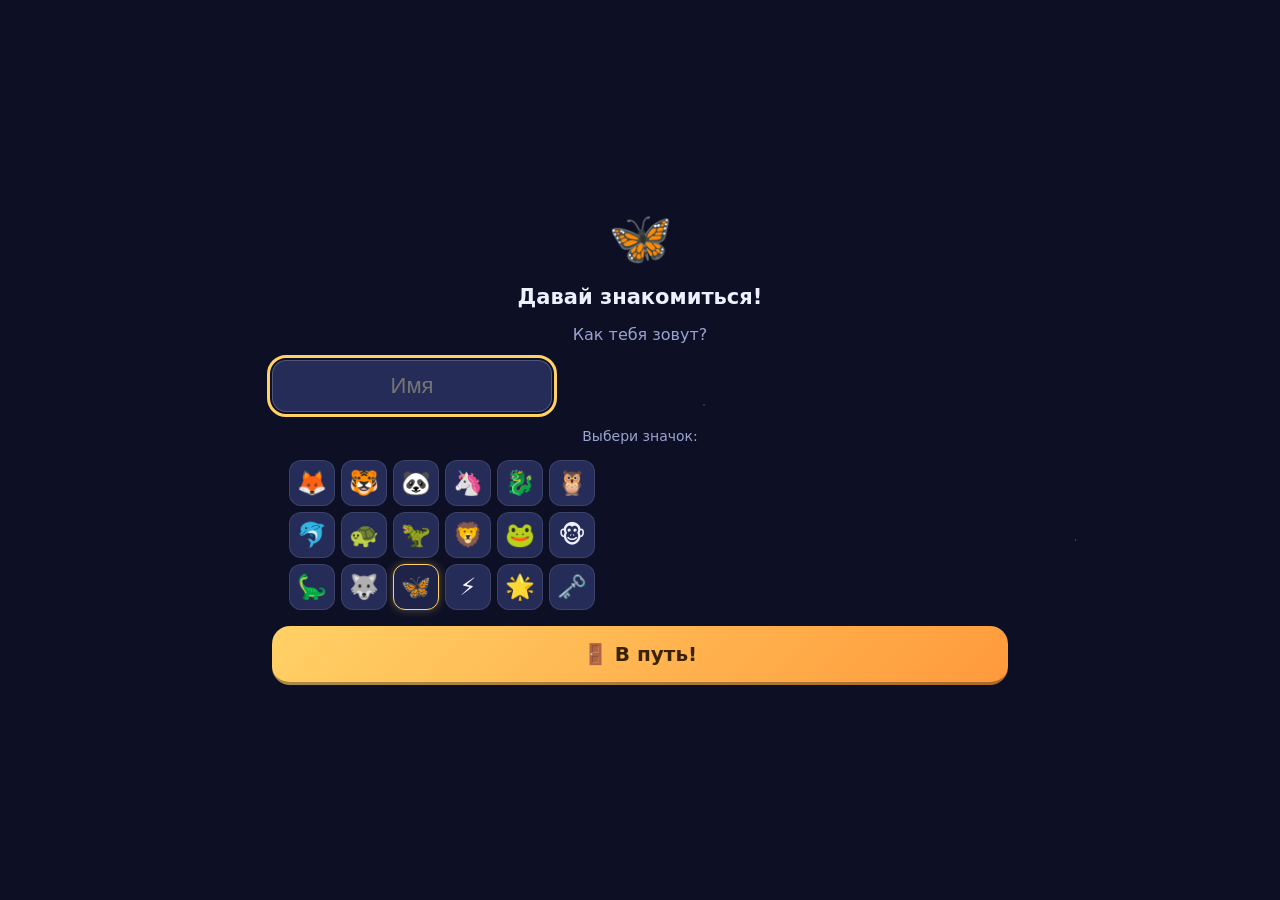
<file: index.html>
<!DOCTYPE html>
<html lang="ru">
<head>
<meta charset="UTF-8">
<meta name="viewport" content="width=device-width, initial-scale=1.0">
<meta name="theme-color" content="#0d1024">
<link rel="manifest" href="manifest.webmanifest">
<link rel="icon" href="icon-192.png">
<link rel="apple-touch-icon" href="icon-192.png">
<meta name="apple-mobile-web-app-capable" content="yes">
<meta name="apple-mobile-web-app-status-bar-style" content="black-translucent">
<meta name="apple-mobile-web-app-title" content="Врата">
<title>Хранители Числовых Врат</title>
<style>
  :root{
    --bg:#0d1024; --bg2:#171b38; --card:#1e2347; --card2:#262c58;
    --text:#eef0ff; --muted:#9aa3d0; --accent:#ffd166; --good:#4ade80; --bad:#f0a5a5;
    --spark:#ffd166; --shard:#8be9fd;
  }
  *{box-sizing:border-box; margin:0; padding:0; -webkit-tap-highlight-color:transparent;}
  html,body{height:100%;}
  body{
    font-family:"Segoe UI", system-ui, -apple-system, sans-serif;
    background:var(--bg); color:var(--text);
    background-image:
      radial-gradient(1px 1px at 20% 30%, #ffffff55 50%, transparent 51%),
      radial-gradient(1px 1px at 70% 12%, #ffffff44 50%, transparent 51%),
      radial-gradient(1.5px 1.5px at 84% 60%, #ffffff33 50%, transparent 51%),
      radial-gradient(1px 1px at 40% 80%, #ffffff40 50%, transparent 51%),
      radial-gradient(1px 1px at 10% 65%, #ffffff30 50%, transparent 51%),
      radial-gradient(1.5px 1.5px at 55% 45%, #ffffff25 50%, transparent 51%);
    overflow-x:hidden;
  }
  #app{max-width:760px; margin:0 auto; min-height:100vh; display:flex; flex-direction:column; padding:12px;}

  /* ---------- Общие компоненты ---------- */
  .topbar{display:flex; align-items:center; gap:10px; padding:6px 2px 12px;}
  .topbar .spacer{flex:1;}
  .chip{background:var(--card); border-radius:20px; padding:6px 12px; font-size:15px; white-space:nowrap; border:1px solid #ffffff14;}
  .btn{
    display:inline-block; border:none; cursor:pointer; font-family:inherit;
    background:var(--card2); color:var(--text); border-radius:14px;
    padding:12px 20px; font-size:17px; border-bottom:3px solid #00000055;
    transition:transform .08s;
  }
  .btn:active{transform:translateY(2px); border-bottom-width:1px;}
  .btn.primary{background:linear-gradient(135deg,#ffd166,#ff9a3c); color:#3a2200; font-weight:700;}
  .btn.ghostb{background:transparent; border:1px solid #ffffff2e; border-bottom-width:1px;}
  .btn.small{padding:8px 14px; font-size:14px; border-radius:10px;}
  .btn.big{padding:16px 28px; font-size:20px; border-radius:18px;}
  .btn:disabled{opacity:.4; cursor:default;}
  .card{background:var(--card); border-radius:18px; padding:18px; border:1px solid #ffffff12;}
  .center{text-align:center;}
  h1{font-size:26px;} h2{font-size:21px;} h3{font-size:17px;}
  .muted{color:var(--muted);}
  .grow{flex:1;}
  .row{display:flex; gap:10px; align-items:center;}
  .col{display:flex; flex-direction:column; gap:10px;}
  .banner{
    background:linear-gradient(90deg,#4c1d95cc,#7c3aedcc); border-radius:14px;
    padding:10px 14px; font-size:15px; border:1px solid #a78bfa55;
  }
  /* клавиатурная навигация: видимый фокус */
  .btn:focus-visible, .numpad button:focus-visible, select:focus-visible, input:focus-visible,
  [role="button"]:focus-visible{
    outline:3px solid var(--accent); outline-offset:2px;
  }
  .fade-in{animation:fadeIn .4s ease;}
  @keyframes fadeIn{from{opacity:0; transform:translateY(8px);} to{opacity:1; transform:none;}}
  body.static-mode *{animation:none !important; transition:none !important;}
  /* уважение системной настройки «Уменьшение движения» (iPad/Android/ОС) */
  @media (prefers-reduced-motion: reduce){
    *{animation:none !important; transition:none !important;}
  }

  /* ---------- Карта ---------- */
  .lands{display:grid; grid-template-columns:repeat(3,1fr); gap:12px;}
  .land-tile{
    position:relative; border-radius:16px; padding:14px 10px 12px; cursor:pointer;
    border:1px solid #ffffff1c; text-align:center; color:#fff;
    border-bottom:4px solid #00000066; transition:transform .1s;
    min-height:112px; display:flex; flex-direction:column; justify-content:center; gap:4px;
  }
  .land-tile:active{transform:scale(.97);}
  .land-tile .lnum{font-size:30px; font-weight:800; text-shadow:0 2px 4px #00000088;}
  .land-tile .lname{font-size:12.5px; line-height:1.2; text-shadow:0 1px 3px #0000009c;}
  .land-tile .lprog{font-size:11px; text-shadow:0 1px 3px #0000009c;}
  .land-tile.locked{filter:grayscale(.85) brightness(.55); }
  .land-tile.done::after{content:"👑"; position:absolute; top:6px; right:8px; font-size:16px;}
  .land-tile .agent{
    position:absolute; top:-8px; left:-6px; font-size:22px;
    animation:agentPulse 1.2s infinite alternate; filter:drop-shadow(0 0 6px #a855f7);
  }
  @keyframes agentPulse{from{transform:scale(1);} to{transform:scale(1.2);}}
  .map-actions{display:grid; grid-template-columns:1fr 1fr; gap:10px; margin-top:14px;}
  .map-actions .btn{font-size:15px; padding:12px 10px;}
  .portal-btn{
    background:radial-gradient(circle at 50% 40%, #7c3aed, #2e1065) !important;
    color:#e9d5ff !important; animation:portalSpin 3s linear infinite; border:1px solid #a855f7aa !important;
  }
  @keyframes portalSpin{0%{box-shadow:0 0 8px #a855f7aa;} 50%{box-shadow:0 0 20px #a855f7;} 100%{box-shadow:0 0 8px #a855f7aa;}}

  /* ---------- Земля: врата ---------- */
  .gates{display:grid; grid-template-columns:repeat(5,1fr); gap:10px;}
  .gate{
    position:relative; height:86px; border-radius:12px 12px 6px 6px; cursor:pointer;
    display:flex; flex-direction:column; align-items:center; justify-content:center; gap:2px;
    background:linear-gradient(180deg,#3a3f6e,#23274d); border:1px solid #ffffff22;
    border-top-left-radius:40px; border-top-right-radius:40px;
    font-weight:700; font-size:15px; transition:transform .1s;
  }
  .gate:active{transform:scale(.95);}
  .gate .glabel{font-size:15px;}
  .gate .gsub{font-size:10.5px; font-weight:400; color:var(--muted);}
  .gate.locked{background:linear-gradient(180deg,#20233f,#181a30); color:#5b628f;}
  .gate.locked .gsub{color:#4a5080;}
  .gate.open{box-shadow:0 0 12px var(--landGlow,#ffd16655) inset, 0 0 8px var(--landGlow,#ffd16633);}
  .gate.twin::before{content:"🔁"; position:absolute; top:4px; right:5px; font-size:11px;}
  .gate.due1{opacity:.85; animation:flicker 2s infinite;}
  .gate.due2{opacity:.55;}
  .gate.due3{opacity:.32; animation:flicker 1.4s infinite;}
  @keyframes flicker{0%,100%{filter:brightness(1);} 50%{filter:brightness(1.5);}}
  .boss-card{margin-top:14px;}

  /* ---------- Экран вопроса ---------- */
  .quiz-wrap{flex:1; display:flex; flex-direction:column; justify-content:center; gap:18px; padding-bottom:8px;}
  .equation{
    text-align:center; font-size:52px; font-weight:800; letter-spacing:2px;
    font-variant-numeric:tabular-nums;
  }
  .equation .ans{
    display:inline-block; min-width:86px; border-bottom:4px solid var(--accent);
    color:var(--accent); text-align:center;
  }
  .equation.plain{color:#111;}
  .numpad{display:grid; grid-template-columns:repeat(3,1fr); gap:10px; max-width:340px; margin:0 auto; width:100%;}
  .numpad button{
    font-size:26px; padding:14px 0; border-radius:14px; border:none; cursor:pointer;
    background:var(--card2); color:var(--text); border-bottom:3px solid #00000055; font-family:inherit;
  }
  .numpad button:active{transform:translateY(2px);}
  .numpad .ok{background:linear-gradient(135deg,#4ade80,#16a34a); color:#052e12; font-weight:800;}
  .numpad .del{color:var(--muted);}
  .phase-tag{text-align:center; font-size:13px; color:var(--muted); letter-spacing:1px; text-transform:uppercase;}
  .hintbox{
    background:#3b2f0e; border:1px solid #ffd16655; color:#ffe9b0;
    border-radius:14px; padding:12px 16px; font-size:16.5px; text-align:center; line-height:1.45;
  }
  .scene{
    display:flex; flex-direction:column; align-items:center; gap:14px; padding:10px 0;
  }
  .dots{display:flex; flex-direction:column; gap:7px; align-items:center;}
  .dotrow{display:flex; gap:12px;}
  .dotgrp{display:flex; gap:4px;}
  .dot{width:16px; height:16px; border-radius:50%; background:var(--accent); box-shadow:0 0 5px #ffd16688;}
  body.subitize .dot{width:22px; height:22px;}
  .shake{animation:shake .4s;}
  @keyframes shake{0%,100%{transform:translateX(0);} 25%{transform:translateX(-8px);} 75%{transform:translateX(8px);}}
  .pop{animation:pop .45s;}
  @keyframes pop{0%{transform:scale(1);} 40%{transform:scale(1.25);} 100%{transform:scale(1);}}

  /* Режим Без магии */
  body.paper{background:#f5f5f0 !important; background-image:none !important; color:#111;}
  body.paper .equation .ans{color:#0a58ca; border-color:#0a58ca;}
  body.paper .numpad button{background:#fff; color:#111; border:1px solid #ccc; border-bottom:3px solid #bbb;}
  body.paper .numpad .ok{background:#198754; color:#fff; border-color:#146c43;}
  body.paper .phase-tag{color:#888;}
  body.paper .chip{background:#fff; color:#333; border-color:#ddd;}
  body.paper .btn.ghostb{color:#333; border-color:#bbb;}

  /* ---------- Босс ---------- */
  .boss-head{display:flex; align-items:center; gap:14px;}
  .boss-emoji{font-size:52px; filter:drop-shadow(0 0 10px var(--landGlow,#ffd166aa));}
  .cracks{display:flex; gap:8px; flex-wrap:wrap; justify-content:center; margin:10px 0;}
  .crack{
    width:38px; height:38px; border-radius:9px; display:flex; align-items:center; justify-content:center;
    font-size:19px; background:#111530; border:1px solid #ffffff22;
  }
  .crack.closed{background:linear-gradient(135deg,#4ade80,#16a34a); border-color:#4ade80;}
  .crack.failed{background:#5b2333; border-color:#f0a5a566;}
  .crack.current{outline:2px solid var(--accent); animation:flicker 1s infinite;}
  .bossbar{height:10px; background:#111530; border-radius:6px; overflow:hidden; margin-top:8px;}
  .bossbar>div{height:100%; background:linear-gradient(90deg,#4ade80,#a3e635); transition:width .3s;}

  /* ---------- Бой-молния (реванш на скорость) ---------- */
  .blitz-bar{height:6px; background:#111530; border-radius:4px; overflow:hidden; max-width:340px; margin:6px auto 0; width:100%;}
  .blitz-bar>div{height:100%; background:linear-gradient(90deg,#ffd166,#fb923c); animation:drain 3s linear forwards;}
  @keyframes drain{from{width:100%;} to{width:0;}}
  body.static-mode .blitz-bar{display:none;}
  .qtimer{height:9px; background:var(--card2); border-radius:5px; overflow:hidden; max-width:340px; margin:2px auto 0; width:100%;}
  .qtimer>div{height:100%; width:100%; background:linear-gradient(90deg,#f0a5a5,#e0564e); transition:width .09s linear;}

  /* ---------- Финальный босс ---------- */
  .chaos-grid{display:grid; grid-template-columns:repeat(6,1fr); gap:6px;}
  .ctile{
    aspect-ratio:1; border-radius:8px; display:flex; align-items:center; justify-content:center;
    font-size:12px; font-weight:700; background:#23274d; border:1px solid #ffffff18; cursor:default;
  }
  .ctile.broken{background:#3d1030; border-color:#f0a5a555; cursor:pointer; animation:flicker 1.6s infinite;}
  .ctile.fixed{background:linear-gradient(135deg,#2563eb,#4ade80); border-color:#4ade8088;}

  /* ---------- Кузница / Зал ---------- */
  .shop{display:grid; grid-template-columns:repeat(3,1fr); gap:10px;}
  .shop-item{background:var(--card2); border-radius:14px; padding:12px 8px; text-align:center; cursor:pointer; border:1px solid #ffffff14;}
  .shop-item .icon{font-size:34px;}
  .shop-item.owned{border-color:#4ade8088; box-shadow:0 0 8px #4ade8033;}
  .shop-item .price{font-size:13px; color:var(--spark);}
  .fresco{display:grid; grid-template-columns:repeat(10,1fr); gap:2px; border-radius:12px; overflow:hidden; aspect-ratio:1; max-width:340px; margin:0 auto;}
  .fcell{background:#111530;}
  .fcell.on{background-image:conic-gradient(from 180deg at 50% 120%, #7c3aed, #2563eb, #06b6d4, #4ade80, #ffd166, #fb923c, #f43f5e, #7c3aed); background-size:1000% 1000%;}
  .fireworks{position:fixed; inset:0; pointer-events:none; overflow:hidden; z-index:50;}
  .sparkfly{position:absolute; font-size:20px; animation:fly 1.4s ease-out forwards;}
  @keyframes fly{from{transform:translate(0,0) scale(1); opacity:1;} to{transform:translate(var(--dx),var(--dy)) scale(.3); opacity:0;}}

  /* ---------- Диплом ---------- */
  .diploma{
    background:#fdf6e3; color:#4a3200; border:8px double #b8860b; border-radius:8px;
    padding:30px 22px; text-align:center; font-family:Georgia, serif;
  }
  .diploma h2{font-size:24px; margin-bottom:8px;}
  @media print{
    body *{visibility:hidden;}
    .diploma, .diploma *{visibility:visible;}
    .diploma{position:fixed; inset:20px;}
  }

  /* ---------- Постепенная «отмена магии» — GDD §9 ---------- */
  /* этап 2+: подписи фаз и свечение исчезают */
  body.magic-soft .phase-tag{display:none;}
  body.magic-soft .gate.open{box-shadow:none;}
  /* этап 3+: мерцание и пульсация затихают */
  body.magic-min .gate.due1, body.magic-min .gate.due3{animation:none;}
  body.magic-min .land-tile .agent{animation:none;}
  body.magic-min .portal-btn{animation:none;}
  /* этап 4: мир вспомнил себя — дневная тема */
  body.day{ --bg:#eef1f8; --bg2:#e2e6f2; --card:#ffffff; --card2:#eef0fa; --text:#242b52; --muted:#5b6590;
    background:#eef1f8; background-image:none; }
  body.day .lore{background:#e6e9f6; color:#3a4370;}
  body.day .hintbox{background:#fff7dd; color:#6b5200; border-color:#e0c26a;}
  body.day .btn.ghostb{border-color:#00000022;}
  body.day .chip{border-color:#00000014;}
  body.day .card{border-color:#00000010;}
  body.day .equation .ans{color:#b07800; border-color:#b07800;}
  body.day .numpad button{border-bottom-color:#c9cede;}

  .toast{
    position:fixed; left:50%; bottom:24px; transform:translateX(-50%);
    background:#000000d9; color:#fff; padding:10px 20px; border-radius:24px;
    font-size:15px; z-index:100; animation:fadeIn .3s; max-width:90vw; text-align:center;
    border:1px solid #ffffff33;
  }
  /* Хаб «Тренировка» */
  .train-card{
    display:flex; align-items:center; gap:14px; width:100%; text-align:left; cursor:pointer; font-family:inherit;
    background:var(--card2); color:var(--text); border:1px solid #ffffff14; border-bottom:3px solid #00000055;
    border-radius:16px; padding:14px 16px; transition:transform .08s;
  }
  .train-card:active{transform:translateY(2px);}
  .train-card .tc-ic{font-size:30px; flex:none; width:40px; text-align:center;}
  .train-card .tc-tx{display:flex; flex-direction:column; gap:2px; min-width:0;}
  .train-card .tc-tx b{font-size:16px;}
  .train-card .muted{color:inherit; opacity:.72; font-size:13px;}

  /* Профили детей */
  .players{display:flex; flex-wrap:wrap; gap:12px; justify-content:center; max-width:420px;}
  .player-tile{
    width:110px; height:120px; border-radius:18px; cursor:pointer; font-family:inherit;
    background:var(--card2); color:var(--text); border:1px solid #ffffff1c; border-bottom:4px solid #00000055;
    display:flex; flex-direction:column; align-items:center; justify-content:center; gap:8px; transition:transform .08s;
  }
  .player-tile:active{transform:translateY(2px);}
  .player-tile.cur{border-color:var(--accent); box-shadow:0 0 12px #ffd16644;}
  .player-tile.add{background:transparent; border-style:dashed;}
  .player-tile .pemoji{font-size:42px; line-height:1;}
  .player-tile .pname{font-size:15px; max-width:100px; overflow:hidden; text-overflow:ellipsis; white-space:nowrap;}
  .emoji-pick{display:flex; flex-wrap:wrap; gap:6px; justify-content:center; max-width:340px;}
  .emoji-pick .ebtn{
    width:46px; height:46px; font-size:24px; border-radius:12px; cursor:pointer; font-family:inherit;
    background:var(--card2); color:var(--text); border:1px solid #ffffff1c;
  }
  .emoji-pick .ebtn.on{border-color:var(--accent); box-shadow:0 0 8px #ffd16655; background:var(--card);}
  .settings-row{display:flex; justify-content:space-between; align-items:center; gap:10px; padding:10px 0; border-bottom:1px solid #ffffff10; flex-wrap:wrap;}
  select{background:var(--card2); color:var(--text); border:1px solid #ffffff2a; border-radius:10px; padding:8px 10px; font-size:15px; font-family:inherit;}
  .lore{font-style:italic; color:#c7cdf5; background:#141838; padding:10px 14px; border-radius:12px; border-left:3px solid var(--shard); font-size:14.5px;}
  @media (max-width:480px){
    .gates{grid-template-columns:repeat(4,1fr);}
    .equation{font-size:42px;}
    .chaos-grid{grid-template-columns:repeat(5,1fr);}
  }
</style>
</head>
<body>
<div id="app"></div>
<script>
"use strict";
/* =====================================================================
   ХРАНИТЕЛИ ЧИСЛОВЫХ ВРАТ — прототип по GDD v2.0
   Один файл, без зависимостей. Прогресс — в localStorage.
   ===================================================================== */

/* ---------------- Данные мира ---------------- */
const LANDS = [
  {n:2,  name:"Пещеры Двух",    boss:"Голем-Зеркало",        icon:"🕳️", bossIcon:"🗿", color:"#2563eb",
   trick:"«Пара»: умножить на 2 — значит удвоить. N×2 = N + N. Пара глаз, пара рук!"},
  {n:3,  name:"Лес Трёх",       boss:"Трёхглавая Дриада",    icon:"🌲", bossIcon:"🐉", color:"#16a34a",
   trick:"«Триада»: N×3 = N×2 + ещё N. Сначала удвой, потом добавь ещё раз."},
  {n:4,  name:"Кузница Четырёх",boss:"Огненный Кузнец",      icon:"⚒️", bossIcon:"🔥", color:"#ea580c",
   trick:"«Удвой дважды»: N×4 = N×2, а потом ещё раз ×2. Два удара молота!"},
  {n:5,  name:"Озеро Пяти",     boss:"Левиафан Пятёрка",     icon:"🌊", bossIcon:"🐋", color:"#0891b2",
   trick:"«Половина от ×10»: N×5 = N×10 пополам. 8×10=80, половина — 40!"},
  {n:6,  name:"Башня Шести",    boss:"Шестикрылый Грифон",   icon:"🏰", bossIcon:"🦅", color:"#7c3aed",
   trick:"«×5 и ещё раз»: N×6 = N×5 + N. Сначала пятёрка, потом добавь N."},
  {n:7,  name:"Пустыня Семи",   boss:"Джинн Семи Печатей",   icon:"🏜️", bossIcon:"🧞", color:"#d4a24e",
   trick:"«Календарь»: 7 — это дни недели. N×7 = N недель! 2 недели = 14 дней, 3 недели = 21 день…"},
  {n:8,  name:"Ледник Восьми",  boss:"Морозный Великан",     icon:"🧊", bossIcon:"❄️", color:"#38bdf8",
   trick:"«Удвой трижды»: N×8 = N×2×2×2. Три удара молота! Или: N×10 минус N×2."},
  {n:9,  name:"Вулкан Девяти",  boss:"Дракон Девяти Огней",  icon:"🌋", bossIcon:"🐲", color:"#b91c1c",
   trick:"«Трюк с пальцами»: разложи 10 пальцев, загни палец с номером N — слева десятки, справа единицы! И проверка: N×9 = N×10 − N."},
  {n:10, name:"Замок Десяти",   boss:"Хаос Забвения",        icon:"🏯", bossIcon:"🌀", color:"#eab308",
   trick:"«Припиши ноль»: N×10 — просто допиши 0 к числу N. 7×10 = 70!"},
];
const landOf = n => LANDS.find(l=>l.n===n);

/* Боссы: [трещин, надо закрыть, можно ошибиться] — GDD §7.1 */
const BOSS_CFG = {2:[5,4,1],3:[5,4,1],4:[6,5,1],5:[6,5,1],6:[7,5,2],7:[7,5,2],8:[8,6,2],9:[8,6,2],10:[9,7,2]};
const BOSS_SOFT = [5,3,2]; // мягкий режим (дискалькулия / тревожность)

/* Профили — GDD §3, §12 */
const PROFILES = {
  y7:  {label:"Неспешный темп", portalMax:1, portalLen:3, srs:1.5, newPerTrip:5, softBoss:false, subitize:false, calm:false, static:false},
  y9:  {label:"Бодрый темп",    portalMax:2, portalLen:5, srs:1.0, newPerTrip:7, softBoss:false, subitize:false, calm:false, static:false},
  dys: {label:"Особый темп",   portalMax:0, portalLen:0, srs:2.0, newPerTrip:3, softBoss:true,  subitize:true,  calm:true,  static:false},
  adhd:{label:"Фокус",         portalMax:1, portalLen:2, srs:1.0, newPerTrip:4, softBoss:false, subitize:false, calm:false, static:true},
  anx: {label:"Спокойствие",   portalMax:1, portalLen:3, srs:1.0, newPerTrip:5, softBoss:true,  subitize:false, calm:true,  static:false},
  mast:{label:"Мастер (10+)",  portalMax:2, portalLen:6, srs:1.0, newPerTrip:9, softBoss:false, subitize:false, calm:false, static:false, hard:true},
};

/* SRS-интервалы (дни) по «коробкам» — упрощённый Лейтнер */
const SRS_DAYS = [0, 1, 3, 7, 14, 30];
const DAY = 24*3600*1000;

/* Осколки лора — собираются при повторениях и в порталах */
const LORE = [
  "Когда-то все Врата пели хором, и мир Арифметика звенел, как колокол.",
  "Хаос Забвения родился из одного-единственного «я потом повторю».",
  "Магистр Множитель в детстве боялся семёрки. Теперь она его лучший друг.",
  "Врата-близнецы построили два брата-мастера: один шёл слева, другой справа.",
  "Под Замком Десяти течёт река Нулей: всё, что в неё падает, исчезает.",
  "Джинн Семи Печатей считает дни недели, чтобы не забыть, кто он.",
  "Дракон Девяти Огней прячет на лапах секрет: его пальцы умеют считать.",
  "Искры — это застывшие правильные ответы древних Хранителей.",
  "Голем-Зеркало повторяет всё дважды, потому что дважды — надёжнее.",
  "Фреска Арифметики — карта памяти всего мира. Собери её — и мир вспомнит себя.",
  "Морозный Великан складывает лёд в стопки по восемь. Три удвоения — и мост готов.",
  "Левиафан Пятёрка дружит с Замком Десяти: он ровно его половина.",
];

const ARTIFACTS = [
  {id:"crown7",  icon:"👑", name:"Корона Семёрки",     title:"Повелитель Семёрки"},
  {id:"scale9",  icon:"🐲", name:"Чешуя Дракона",       title:"Укротитель Девятки"},
  {id:"hammer",  icon:"🔨", name:"Молот Прадеда",       title:"Мастер Молота"},
  {id:"lens",    icon:"🔮", name:"Линза Памяти",        title:"Хранитель Памяти"},
  {id:"compass", icon:"🧭", name:"Компас Хаоса",        title:"Ходок между Землями"},
  {id:"key",     icon:"🗝️", name:"Ключ Подземелья",     title:"Свет в Уголке Забвения"},
  {id:"bolt",    icon:"⚡", name:"Сердце Молнии",       title:"Молниеносный Хранитель"}, // только за все Бои-молнии
  {id:"trial",   icon:"🏆", name:"Печать Мастера",       title:"Гроссмейстер Таблицы"},  // только за золото Испытания Мастера
];

const SHOP = [
  {id:"helm1",  icon:"⛑️", name:"Шлем ученика",   price:30},
  {id:"cloak1", icon:"🧣", name:"Плащ странника", price:50},
  {id:"ham1",   icon:"🔨", name:"Молот-искра",    price:80},
  {id:"shield", icon:"🛡️", name:"Щит близнецов",  price:120},
  {id:"cloak2", icon:"🧥", name:"Плащ Магистра",  price:200},
  {id:"ham2",   icon:"⚡", name:"Гром-молот",     price:300},
];

/* ---------------- Игроки (профили детей) ---------------- */
const SAVE_PREFIX = "gates_save_v1";   // сейв на каждого ребёнка: SAVE_PREFIX + "__" + id
const REG_KEY = "gates_players";       // реестр: {players:[{id,name,emoji}], current}
const PLAYER_EMOJI = ["🦊","🐯","🐼","🦄","🐉","🦉","🐬","🐢","🦖","🦁","🐸","🐵","🦕","🐺","🦋","⚡","🌟","🗝️"];
let curPlayer = null;
const playerKey = id => SAVE_PREFIX + "__" + id;
function loadRegistry(){ try{ return JSON.parse(localStorage.getItem(REG_KEY)) || {players:[],current:null}; }catch(e){ return {players:[],current:null}; } }
function saveRegistry(r){ try{ localStorage.setItem(REG_KEY, JSON.stringify(r)); }catch(e){} }

/* ---------------- Состояние ---------------- */
let S = null;

function defaultState(){
  return {
    ver:1,
    profile:null,          // ключ из PROFILES
    introDone:false,
    facts:{},              // "3x7": {reps, box, due, last, errors, streak, slowCnt}
    bossDone:{},           // n -> true
    blitzDone:{},          // n -> лучший счёт молний в реванше
    chaosDone:false,
    allLandsOpen:false,   // включается после «Испытания на знание» — карта свободна
    trialBest:0,          // лучший ранг «Испытания Мастера»: 1 бронза, 2 серебро, 3 золото
    sparks:0,
    shards:[],             // индексы LORE (могут повторяться -> фрагменты фрески)
    frescoCells:[],        // открытые клетки 0..99
    artifacts:[],
    items:[],              // купленное в кузнице
    tricksShown:{},        // n -> true (трюк уже выдан)
    landErrors:{},         // n -> счётчик ошибок в земле (для just-in-time трюков)
    noMagicResults:[],     // {ts, correct, total}
    diploma:false,
    settings:{sound:true, voice:false, static:false, calm:false, srsMult:1.0, portalMax:null},
    portalsThisSession:0, sessionDay:null, newToday:0, portalToday:false,
    streak:{days:0, last:null},
    stats:{answers:0, correct:0},
  };
}
let saveFailed=false;
/* Заметное предупреждение при отказе хранилища (квота/приватный режим): иначе
   прогресс теряется молча. Баннер вне #app — переживает перерисовки render(). */
function showSaveWarn(on){
  let el=document.getElementById("saveWarn");
  if(on){
    if(!el){
      el=document.createElement("div"); el.id="saveWarn"; el.setAttribute("role","alert");
      el.style.cssText="position:fixed;top:0;left:0;right:0;z-index:300;background:#7a2338;color:#fff;padding:9px 12px;text-align:center;font-size:13.5px;line-height:1.35;font-family:system-ui;box-shadow:0 2px 8px #0006;";
      el.innerHTML="⚠️ Прогресс не сохраняется — на устройстве не хватает места.<br>Скажи взрослому: освободить память или закрыть лишние вкладки браузера.";
      document.body.appendChild(el);
    }
  }else if(el){ el.remove(); }
}
function save(){
  if(!curPlayer) return false;
  try{
    localStorage.setItem(playerKey(curPlayer.id), JSON.stringify(S));
    if(saveFailed){ saveFailed=false; showSaveWarn(false); } // хранилище снова доступно
    return true;
  }catch(e){
    if(!saveFailed){ saveFailed=true; showSaveWarn(true); } // предупреждаем один раз, без спама
    return false;
  }
}
function load(){
  try{
    const raw = curPlayer ? localStorage.getItem(playerKey(curPlayer.id)) : null;
    if(raw){
      const p = JSON.parse(raw);
      S = defaultState();
      // вложенные ветки сливаем глубоко: новые ключи по умолчанию переживают старый сейв
      for(const k of Object.keys(p)){
        if((k==="settings"||k==="stats"||k==="streak") && p[k] && typeof p[k]==="object") Object.assign(S[k], p[k]);
        else S[k]=p[k];
      }
      S.ver=1;
      return;
    }
  }catch(e){}
  S = defaultState();
}

/* Реестр игроков: миграция старого единого сейва, создание, выбор, удаление */
function bootPlayers(){
  const reg = loadRegistry();
  // одноразовая миграция сейва старого формата (единый ключ) в первого игрока
  if(!reg.players.length && localStorage.getItem(SAVE_PREFIX)){
    const id = "p"+Date.now();
    try{ localStorage.setItem(playerKey(id), localStorage.getItem(SAVE_PREFIX)); localStorage.removeItem(SAVE_PREFIX); }catch(e){}
    reg.players.push({id, name:"Хранитель", emoji:"🧙"});
    reg.current = id;
    saveRegistry(reg);
  }
  return reg;
}
function newPlayerId(){ return "p"+Date.now()+Math.floor(Math.random()*1000); }
window.selectPlayer = id=>{
  const reg = loadRegistry();
  const p = reg.players.find(x=>x.id===id);
  if(!p) return showPlayerPick();
  curPlayer = p; reg.current = id; saveRegistry(reg);
  load(); applyBodyModes(); document.body.classList.remove("paper");
  showTitle();
};
function createPlayer(name, emoji){
  const reg = loadRegistry();
  const id = newPlayerId();
  const p = {id, name:(name||"Хранитель").slice(0,16), emoji:emoji||"🦊"};
  reg.players.push(p); reg.current = id; saveRegistry(reg);
  curPlayer = p; S = defaultState(); save();
  applyBodyModes(); document.body.classList.remove("paper");
  showTitle();
}
window.deletePlayer = id=>{
  const reg = loadRegistry();
  reg.players = reg.players.filter(x=>x.id!==id);
  if(reg.current===id) reg.current = reg.players[0] ? reg.players[0].id : null;
  saveRegistry(reg);
  try{ localStorage.removeItem(playerKey(id)); }catch(e){}
  if(curPlayer && curPlayer.id===id) curPlayer = null;
};

/* ---------------- Утилиты ---------------- */
const app = document.getElementById("app");
function render(html){ app.innerHTML = html; app.firstElementChild && app.firstElementChild.classList.add("fade-in"); window.scrollTo(0,0); }
function esc(s){ return String(s).replace(/[&<>"'\/]/g, c=>({"&":"&amp;","<":"&lt;",">":"&gt;",'"':"&quot;","'":"&#39;","/":"&#47;"}[c])); }
function rnd(arr){ return arr[Math.floor(Math.random()*arr.length)]; }
function shuffle(a){ a=a.slice(); for(let i=a.length-1;i>0;i--){const j=Math.floor(Math.random()*(i+1)); [a[i],a[j]]=[a[j],a[i]];} return a; }
function toast(msg, ms=2200){
  document.querySelectorAll(".toast").forEach(x=>x.remove());
  const t=document.createElement("div"); t.className="toast"; t.innerHTML=msg;
  t.setAttribute("role","status"); t.setAttribute("aria-live","polite");
  document.body.appendChild(t); setTimeout(()=>t.remove(), ms);
}
function fireworks(n=14, force){
  if(prof().static || S.settings.static) return;
  if(!force){ // «отмена магии» глушит только фоновые салюты; force — для явных побед
    const st=magicStage();
    if(st>=3) return;            // магия — фон: без салютов
    if(st>=1) n=Math.ceil(n/2);  // магия упрощается: салюты скромнее
  }
  const box=document.createElement("div"); box.className="fireworks";
  for(let i=0;i<n;i++){
    const s=document.createElement("div"); s.className="sparkfly"; s.textContent=rnd(["✨","⭐","💫"]);
    s.style.left="50%"; s.style.top="50%";
    s.style.setProperty("--dx",(Math.random()*400-200)+"px");
    s.style.setProperty("--dy",(Math.random()*400-200)+"px");
    box.appendChild(s);
  }
  document.body.appendChild(box); setTimeout(()=>box.remove(),1500);
}
function prof(){ return PROFILES[S.profile || "y7"]; }
/* Постепенная «отмена магии» — GDD §9. Прокси недель — победы над боссами:
   0 (0–2 босса) полная магия · 1 (3–4) магия упрощается · 2 (5–7) магия тает ·
   3 (8) магия — фон · 4 (Хаос пал) мир без магии */
const MAGIC_STAGES=["Полная магия","Магия упрощается","Магия тает","Магия — фон","Мир без магии"];
function magicStage(){
  if(S.chaosDone) return 4;
  const b=Object.keys(S.bossDone).length;
  return b>=8 ? 3 : b>=5 ? 2 : b>=3 ? 1 : 0;
}
function applyBodyModes(){
  const st=magicStage();
  document.body.classList.toggle("static-mode", !!(prof().static || S.settings.static));
  document.body.classList.toggle("subitize", !!prof().subitize);
  document.body.classList.toggle("magic-soft", st>=2);
  document.body.classList.toggle("magic-min", st>=3);
  document.body.classList.toggle("day", st>=4);
}

/* ---------------- Звук ---------------- */
let AC=null;
function beep(freqs, dur=0.12, type="sine", gain=0.08){
  if(!S.settings.sound) return;
  try{
    AC = AC || new (window.AudioContext||window.webkitAudioContext)();
    freqs.forEach((f,i)=>{
      const o=AC.createOscillator(), g=AC.createGain();
      o.type=type; o.frequency.value=f;
      g.gain.setValueAtTime(gain, AC.currentTime + i*dur);
      g.gain.exponentialRampToValueAtTime(0.001, AC.currentTime + i*dur + dur);
      o.connect(g); g.connect(AC.destination);
      o.start(AC.currentTime + i*dur); o.stop(AC.currentTime + i*dur + dur);
    });
  }catch(e){}
}
const sndGood = ()=>beep([523,659,784], 0.11);
const sndBad  = ()=>beep([220,196], 0.16, "triangle", 0.05);
const sndWin  = ()=>beep([523,659,784,1047,784,1047], 0.1);
function speak(text){
  if(!S.settings.voice) return;
  try{
    const u=new SpeechSynthesisUtterance(text); u.lang="ru-RU"; u.rate=0.92;
    speechSynthesis.cancel(); speechSynthesis.speak(u);
  }catch(e){}
}

/* ---------------- Числа словами (для мантр) ---------------- */
const UNITS=["ноль","один","два","три","четыре","пять","шесть","семь","восемь","девять"];
const TEENS=["десять","одиннадцать","двенадцать","тринадцать","четырнадцать","пятнадцать","шестнадцать","семнадцать","восемнадцать","девятнадцать"];
const TENS=["","десять","двадцать","тридцать","сорок","пятьдесят","шестьдесят","семьдесят","восемьдесят","девяносто"];
function numWords(n){
  if(n<10) return UNITS[n];
  if(n<20) return TEENS[n-10];
  if(n===100) return "сто";
  const t=Math.floor(n/10), u=n%10;
  return TENS[t] + (u? " "+UNITS[u] : "");
}
const MULT_ADV={1:"один раз",2:"дважды",3:"трижды",4:"четырежды",5:"пятью",6:"шестью",7:"семью",8:"восемью",9:"девятью",10:"десятью"};
function mantra(a,b){ return `${MULT_ADV[a]||a} ${numWords(b)} — ${numWords(a*b)}`; }

/* ---------------- Факты и SRS ---------------- */
function keyOf(a,b){ const [x,y]=a<=b?[a,b]:[b,a]; return x+"x"+y; }
function fact(a,b){ return S.facts[keyOf(a,b)] || null; }
function isOpen(a,b){ const f=fact(a,b); return !!(f && f.reps>0); }
function ensureFact(a,b){
  const k=keyOf(a,b);
  if(!S.facts[k]) S.facts[k]={reps:0, box:0, due:0, last:0, errors:0, streak:0, slowCnt:0};
  return S.facts[k];
}
function srsMult(){ return (S.settings.srsMult||1) * prof().srs; }
function scheduleNext(f, ok){
  const now=Date.now();
  if(ok){ f.box=Math.min(f.box+1, SRS_DAYS.length-1); f.streak++; }
  else  { f.box=Math.max(f.box-1, 1); f.streak=0; }
  f.last=now;
  f.due = now + SRS_DAYS[f.box]*DAY/srsMult();
}
/* уровень «призрачности»: 0 свежие, 1 мерцают, 2 полупрозрачные, 3 призрак */
function ghostLevel(f){
  if(!f || f.reps===0) return 0;
  const over = Date.now() - f.due;
  if(over<0) return 0;
  if(over < 2*DAY/srsMult()) return 1;
  if(over < 6*DAY/srsMult()) return 2;
  return 3;
}
function isDue(f){ return f && f.reps>0 && Date.now()>=f.due; }
/* фаза повторения по реально прошедшему времени (GDD §5): «SRS-дни» = дни × темп профиля */
function phaseFor(f){
  const srsDays=(Date.now()-f.last)/DAY*srsMult();
  return srsDays<2 ? 2 : srsDays<6 ? 3 : 4;
}
/* «липкие» примеры для Уголка Забвения — GDD §6.2 */
function stickyFacts(){
  return Object.entries(S.facts)
    .filter(([k,f]) => f.reps>0 && (f.errors>=2 || f.slowCnt>=2))
    .map(([k])=>k);
}
function parseKey(k){ const [a,b]=k.split("x").map(Number); return {a,b}; }
/* все ключи земли n: n×m, m=2..10 (×1 — зеркальные, открываются во вступлении) */
function landKeys(n){ const r=[]; for(let m=2;m<=10;m++) r.push(keyOf(n,m)); return [...new Set(r)]; }
function landOpenCount(n){ return landKeys(n).filter(k=>{const f=S.facts[k]; return f&&f.reps>0;}).length; }
function landDueCount(n){ return landKeys(n).filter(k=>isDue(S.facts[k])).length; }
function landUnlocked(n){
  if(n===2 || S.allLandsOpen) return true; // знаток гуляет по карте свободно
  const idx=LANDS.findIndex(l=>l.n===n);
  const prev=LANDS[idx-1].n;
  return landOpenCount(prev)===landKeys(prev).length; // все врата прошлой земли открыты
}
function totalOpen(){ // из 45 «настоящих» + 10 зеркальных = 55
  const real=Object.values(S.facts).filter(f=>f.reps>0).length;
  return real + (S.introDone?10:0);
}
function openFresco(k){
  for(let i=0;i<k;i++){
    const closed=[]; for(let c=0;c<100;c++) if(!S.frescoCells.includes(c)) closed.push(c);
    if(!closed.length) return;
    S.frescoCells.push(rnd(closed));
  }
}
function grantShard(){
  const idx=Math.floor(Math.random()*LORE.length);
  S.shards.push(idx);
  openFresco(2);
  save();
  return LORE[idx];
}
/* сглаженное время ответа — для метрики автоматизации (<2 сек) */
function recTime(f,ms){ if(ms>0 && ms<60000) f.ema = f.ema ? Math.round(f.ema*0.7+ms*0.3) : ms; }
function grantArtifact(){
  const left=ARTIFACTS.filter(a=>!S.artifacts.includes(a.id) && a.id!=="bolt" && a.id!=="trial");
  if(!left.length) return null;
  const a=rnd(left); S.artifacts.push(a.id); save(); return a;
}

/* ---------------- Подсказки-декомпозиции — GDD §7.2 ---------------- */
let hintFlip=false;
function hintFor(a,b){
  // t — «таблица» подсказки (больший множитель), k — второй
  const t=Math.max(a,b), k=Math.min(a,b);
  // чередуем два пути к ответу (Baroody, GDD §2): табличный трюк и «сосед снизу»
  hintFlip=!hintFlip;
  if(hintFlip && t>2 && t<10){
    return `Сосед снизу: ${k}×${t} = ${k}×${t-1} + ${k} = ${k*(t-1)} + ${k}. Сколько это?`;
  }
  switch(t){
    case 2: return `${k}×2 — это ${k} + ${k}. Сколько будет ${k} + ${k}?`;
    case 3: return `${k}×3 — это ${k}×2 + ${k} = ${k*2} + ${k}. Сколько это?`;
    case 4: return `${k}×4 — удвой дважды: ${k}×2 = ${k*2}, а ${k*2}×2 = ?`;
    case 5: return `${k}×5 — половина от ${k}×10. ${k}×10 = ${k*10}, а половина — ?`;
    case 6: return `${k}×6 — это ${k}×5 + ${k} = ${k*5} + ${k}. Сколько это?`;
    case 7: return `${k}×7 — это ${k}×5 + ${k}×2 = ${k*5} + ${k*2}. Сколько это?`;
    case 8: return `${k}×8 — это ${k}×10 − ${k}×2 = ${k*10} − ${k*2}. Сколько это?`;
    case 9: return `${k}×9 — это ${k}×10 − ${k} = ${k*10} − ${k}. Сколько это?`;
    case 10: return `${k}×10 — просто припиши ноль к ${k}!`;
  }
  return `Попробуй по шагам: ${a}×${b} = ${a}×${b-1} + ${a}.`;
}

/* =====================================================================
   ЭКРАН ВОПРОСА (универсальный движок ввода ответа)
   opts: {a, b, phase, minimal, paper, context, onDone(ok, ms, attempts), headerHtml, hint}
   ===================================================================== */
let quizState=null, quizTimer=null;
function clearQuizTimer(){ if(quizTimer){ clearInterval(quizTimer); quizTimer=null; } }
function askFact(opts){
  quizState = {input:"", start:Date.now(), attempts:0, hinted:false, opts};
  drawQuiz();
}
/* обратный отсчёт для режима Мастера: истёк — ответ засчитан как неверный */
function startQuizTimer(sec){
  clearQuizTimer();
  const t0=Date.now();
  quizTimer=setInterval(()=>{
    if(!quizState){ clearQuizTimer(); return; }
    const frac=Math.max(0, 1 - (Date.now()-t0)/(sec*1000));
    const fill=document.getElementById("qtimerfill");
    if(fill) fill.style.width=(frac*100)+"%";
    if(frac<=0){ clearQuizTimer(); sndBad(); finishQuiz(false, sec*1000, quizState.attempts||1, true); }
  }, 80);
}
function finishQuiz(ok, ms, attempts, timedOut){
  clearQuizTimer();
  const st=quizState; quizState=null;
  setTimeout(()=>{
    if(!st.opts.paper) document.body.classList.remove("paper");
    st.opts.onDone(ok, ms, attempts, timedOut);
  }, ok?350:200);
}
function drawQuiz(hintText, wrong){
  const {a,b,phase,paper,headerHtml} = quizState.opts;
  const phaseNames={1:"Фаза 1 · Знакомство",2:"Фаза 2 · Ритм",3:"Фаза 3 · Действие",4:"Фаза 4 · Извлечение"};
  document.body.classList.toggle("paper", !!paper);
  render(`
    <div class="topbar">
      ${quizState.opts.onQuit?'<button class="btn small ghostb" onclick="quizQuit()">✕</button>':""}
      ${paper?'<span class="chip">📝 Как в тетради</span>':`<span class="chip">✨ ${S.sparks}</span>`}
      <span class="spacer"></span>
      ${quizState.opts.progress?`<span class="chip">${quizState.opts.progress}</span>`:""}
    </div>
    ${headerHtml||""}
    <div class="quiz-wrap">
      ${phase && !paper ? `<div class="phase-tag">${phaseNames[phase]||""}</div>`:""}
      <div class="equation ${paper?'plain':''} ${wrong?'shake':''}" id="eq">
        ${a} × ${b} = <span class="ans" id="ansbox">${quizState.input||"&nbsp;"}</span>
      </div>
      ${quizState.opts.timer?`<div class="qtimer noprint"><div id="qtimerfill"></div></div>`:""}
      ${hintText?`<div class="hintbox">💡 ${hintText}</div>`:""}
      <div class="numpad">
        ${[1,2,3,4,5,6,7,8,9].map(d=>`<button onclick="numTap(${d})">${d}</button>`).join("")}
        <button class="del" onclick="numDel()" aria-label="Стереть">⌫</button>
        <button onclick="numTap(0)">0</button>
        <button class="ok" onclick="numOk()" aria-label="Ответить">✓</button>
      </div>
    </div>
  `);
  if(quizState.opts.timer && !quizTimer) startQuizTimer(quizState.opts.timer);
}
window.numTap = d=>{
  if(!quizState) return;
  if(quizState.input.length>=3) return;
  quizState.input += d;
  document.getElementById("ansbox").textContent = quizState.input;
};
window.numDel = ()=>{
  if(!quizState) return;
  quizState.input = quizState.input.slice(0,-1);
  document.getElementById("ansbox").innerHTML = quizState.input||"&nbsp;";
};
window.numOk = ()=>{
  if(!quizState || quizState.input==="") return;
  const {a,b} = quizState.opts;
  const val=parseInt(quizState.input,10);
  quizState.attempts++;
  const ms=Date.now()-quizState.start;
  const correct = val===a*b;
  // Режим Мастера: один выстрел — ответ окончателен, без подсказки и показа ответа
  if(quizState.opts.oneShot){
    const eq=document.getElementById("eq");
    if(correct){ sndGood(); if(eq) eq.classList.add("pop"); }
    else { sndBad(); if(eq) eq.classList.add("shake"); }
    finishQuiz(correct, ms, quizState.attempts);
    return;
  }
  if(correct){
    sndGood();
    const eq=document.getElementById("eq"); if(eq) eq.classList.add("pop");
    finishQuiz(quizState.attempts===1, ms, quizState.attempts); // ok = верно с первой попытки
  }else{
    sndBad();
    quizState.input="";
    if(quizState.attempts===1 && !quizState.opts.noHint){
      drawQuiz(quizState.opts.hint || hintFor(a,b), true);
    }else if(quizState.attempts>=2){
      // после 2-й ошибки — показать ответ и попросить повторить его (achievable step)
      drawQuiz(`Ответ: <b>${a} × ${b} = ${a*b}</b>. Набери его — и врата это запомнят.`, true);
    }else{
      drawQuiz(null, true);
    }
  }
};
window.quizQuit = ()=>{
  if(!quizState) return;
  const quit=quizState.opts.onQuit;
  quizState=null;
  clearQuizTimer();
  document.body.classList.remove("paper");
  if(quit) quit();
};
document.addEventListener("keydown", e=>{
  if(quizState){
    if(e.key>="0" && e.key<="9") numTap(+e.key);
    else if(e.key==="Backspace") numDel();
    else if(e.key==="Enter"){ e.preventDefault(); numOk(); } // Enter = отправить, не «клик» по фокусу
    return;
  }
  // активация div-кнопок (врата, земли, плитки, лавка) с клавиатуры
  if((e.key==="Enter"||e.key===" ") && e.target && e.target.closest){
    const el=e.target.closest('[role="button"]');
    if(el){ e.preventDefault(); el.click(); }
  }
});

/* Сцена «Знакомство»: группы точек (dual coding, субитизация по 5) */
function dotsScene(a,b){
  let rows="";
  for(let i=0;i<a;i++){
    let grp="", dots="";
    for(let j=1;j<=b;j++){
      dots+=`<div class="dot"></div>`;
      if(j%5===0 || j===b){ grp+=`<div class="dotgrp">${dots}</div>`; dots=""; }
    }
    rows+=`<div class="dotrow">${grp}</div>`;
  }
  return `<div class="dots">${rows}</div>`;
}

/* =====================================================================
   ВСТУПЛЕНИЕ: Врата Пустоты и Зеркала — GDD §4.1
   ===================================================================== */
/* Экран «Кто играет?» — выбор ребёнка (у каждого свой прогресс) */
window.showPlayerPick = ()=>{
  document.body.classList.remove("paper");
  const reg = loadRegistry();
  if(!reg.players.length){ return showAddPlayer(true); }
  // последний игравший — первым, для быстрого тапа
  const list = [...reg.players].sort((a,b)=> (a.id===reg.current?-1:0) - (b.id===reg.current?-1:0));
  render(`
    <div class="quiz-wrap center col" style="gap:18px; justify-content:center;">
      <div style="font-size:56px;">👋</div>
      <h1>Кто играет?</h1>
      <div class="players">
        ${list.map(p=>`<button class="player-tile ${p.id===reg.current?"cur":""}" onclick="selectPlayer('${p.id}')">
          <span class="pemoji">${p.emoji}</span><span class="pname">${esc(p.name)}</span></button>`).join("")}
        <button class="player-tile add" onclick="showAddPlayer()"><span class="pemoji">＋</span><span class="pname">Добавить</span></button>
      </div>
      <button class="btn ghostb small" onclick="showParentGate('players')">⚙️ Взрослым: управлять профилями</button>
    </div>
  `);
};
let addSel = "🦊";
window.showAddPlayer = (first)=>{
  addSel = PLAYER_EMOJI[Math.floor(Math.random()*PLAYER_EMOJI.length)];
  render(`
    <div class="quiz-wrap center col" style="gap:16px; justify-content:center;">
      <div style="font-size:52px;" id="addPreview">${addSel}</div>
      <h2>${first?"Давай знакомиться!":"Новый Хранитель"}</h2>
      <p class="muted">Как тебя зовут?</p>
      <input id="pname" maxlength="16" placeholder="Имя" autocomplete="off"
        style="font-size:22px; padding:12px 14px; width:min(280px,80vw); text-align:center; border-radius:14px; border:1px solid #ffffff33; background:var(--card2); color:var(--text);">
      <p class="muted" style="font-size:14px;">Выбери значок:</p>
      <div class="emoji-pick">
        ${PLAYER_EMOJI.map(e=>`<button class="ebtn ${e===addSel?"on":""}" onclick="pickEmoji('${e}')">${e}</button>`).join("")}
      </div>
      <button class="btn primary big" onclick="confirmAddPlayer()">🚪 В путь!</button>
      ${first?"":`<button class="btn ghostb small" onclick="showPlayerPick()">Назад</button>`}
    </div>
  `);
  setTimeout(()=>{const el=document.getElementById("pname"); el&&el.focus();},60);
};
window.pickEmoji = e=>{
  addSel = e;
  const pv=document.getElementById("addPreview"); if(pv) pv.textContent=e;
  document.querySelectorAll(".emoji-pick .ebtn").forEach(b=>b.classList.toggle("on", b.textContent===e));
};
window.confirmAddPlayer = ()=>{
  const nm = (document.getElementById("pname").value||"").trim() || "Хранитель";
  createPlayer(nm, addSel);
};
function showTitle(){
  applyBodyModes();
  const who = curPlayer ? `<div class="row" style="justify-content:center; gap:8px;"><span class="chip">${curPlayer.emoji} ${esc(curPlayer.name)}</span><button class="btn ghostb small" onclick="showPlayerPick()">👥 Сменить</button></div>` : "";
  render(`
    <div class="quiz-wrap center col" style="gap:20px;">
      <div style="font-size:74px;">🗝️✨</div>
      <h1>Хранители Числовых Врат</h1>
      ${who}
      <p class="muted" style="max-width:420px; margin:0 auto;">
        Мир Арифметика погас: Хаос Забвения запер 55 Числовых Врат.
        Каждый пример — дверь. Каждый ответ — удар молота.
      </p>
      ${S.profile ? `
        <button class="btn primary big" onclick="showMap()">Продолжить путь</button>
        <button class="btn ghostb small" onclick="showProfilePick()">Сменить профиль</button>
      `:`
        <button class="btn primary big" onclick="showProfilePick()">Начать путь Хранителя</button>
      `}
    </div>
  `);
}
window.showProfilePick = ()=>{
  render(`
    <div class="quiz-wrap col" style="gap:14px; justify-content:center;">
      <h2 class="center">Кто ты, Хранитель?</h2>
      <p class="muted center">Выбери, с чего начать путь. Взрослый может изменить это в Панели Магистра.</p>
      <button class="btn big" onclick="pickProfile('y7')">🌱 Я только знакомлюсь с умножением</button>
      <button class="btn big" onclick="startPlacement()">🎓 Я уже кое-что знаю — пропустить выученное</button>
      <button class="btn big" onclick="pickProfile('mast')">🗡️ Мне больше 10 — режим Мастера (сложнее)</button>
      <button class="btn big" onclick="startDiag()">🧪 Не уверен — проверь меня</button>
      <button class="btn ghostb" onclick="showParentGate('menu')">⚙️ Я взрослый — настроить профиль</button>
    </div>
  `);
};
window.pickProfile = p=>{
  S.profile=p;
  if(p==="anx"||p==="dys") S.settings.calm=true;
  if(p==="adhd") S.settings.static=true;
  save(); applyBodyModes();
  S.introDone ? showMap() : introStep(0);
};

/* Диагностический тест — GDD §3: 5 примеров на точность и скорость → автопрофиль */
let diag=null;
window.startDiag = ()=>{
  diag={qs:[[2,3],[3,4],[2,6],[4,5],[6,7]], i:0, ok:0, times:[]};
  diagNext();
};
window.diagNext = ()=>{
  if(!diag) return;
  if(diag.i>=diag.qs.length){
    const avg=diag.times.reduce((s,t)=>s+t,0)/diag.times.length;
    const okCnt=diag.ok, rec = okCnt>=4 && avg<5000 ? "y9" : "y7";
    diag=null;
    render(`
      <div class="quiz-wrap center col" style="gap:14px;">
        <div style="font-size:56px;">🧙‍♂️</div>
        <h2>Проверка пройдена!</h2>
        <p class="muted">Верных: ${okCnt} из 5 · среднее время: ${(avg/1000).toFixed(1)} сек</p>
        <p class="lore">«${rec==="y9"?"Ты быстр и точен. Пойдём бодрым шагом":"Начнём спокойным шагом — так знания держатся крепче"}» — Магистр.</p>
        <button class="btn primary big" onclick="pickProfile('${rec}')">Профиль «${PROFILES[rec].label}» — вперёд!</button>
        <button class="btn ghostb small" onclick="showProfilePick()">Выбрать самому</button>
        ${okCnt<=2?`<p class="muted" style="font-size:13px; max-width:400px; margin:0 auto;">Взрослому: если счёт даётся трудно, загляните в Панель Магистра — там есть профиль «Особый темп» с мягким режимом.</p>`:""}
      </div>`);
    return;
  }
  const [a,b]=diag.qs[diag.i];
  askFact({
    a,b, noHint:true,
    onQuit:()=>{ diag=null; showProfilePick(); },
    progress:`${diag.i+1} / 5`,
    headerHtml:`<div class="center muted" style="font-size:13.5px;">Проверка Магистра — просто отвечай, как получается</div>`,
    onDone:(ok,ms,att)=>{ if(ok&&att===1) diag.ok++; diag.times.push(ms); diag.i++; diagNext(); },
  });
};

/* =====================================================================
   ИСПЫТАНИЕ НА ЗНАНИЕ: ребёнок отмечает выученные таблицы, Магистр
   проверяет их и открывает — чтобы знаток шёл сразу к невыученным.
   ===================================================================== */
let placement=null;
window.startPlacement = (fromMap)=>{
  placement={picked:new Set(), fromMap:!!fromMap};
  drawPlacementPick();
};
function drawPlacementPick(){
  const chips=[];
  for(let n=2;n<=10;n++){
    const on=placement.picked.has(n);
    chips.push(`<button class="btn ${on?"primary":"ghostb"}" style="min-width:64px;" onclick="placeToggle(${n})">×${n}${on?" ✓":""}</button>`);
  }
  render(`
    <div class="quiz-wrap center col" style="gap:16px; justify-content:center;">
      <div style="font-size:52px;">🎓</div>
      <h2>Что ты уже умеешь?</h2>
      <p class="muted" style="max-width:440px; margin:0 auto;">Отметь таблицы, которые уже знаешь. Магистр коротко проверит их —
      и откроет, чтобы ты не тратил время на выученное, а шёл сразу к трудному.</p>
      <div class="row" style="flex-wrap:wrap; gap:8px; justify-content:center; max-width:380px;">${chips.join("")}</div>
      <button class="btn primary big" onclick="placeVerifyStart()" ${placement.picked.size?"":"disabled"}>Проверь меня, Магистр</button>
      <button class="btn ghostb small" onclick="${placement.fromMap?"placeCancel()":"showProfilePick()"}">${placement.fromMap?"Отмена":"Я лучше начну с начала"}</button>
    </div>
  `);
}
window.placeToggle = n=>{ placement.picked.has(n)?placement.picked.delete(n):placement.picked.add(n); drawPlacementPick(); };
window.placeCancel = ()=>{ placement=null; showMap(); };
window.placeVerifyStart = ()=>{
  if(!placement.picked.size) return;
  if(!S.profile) S.profile="y9"; // знаток идёт бодрым темпом (взрослый может сменить)
  // по 2 «трудных» факта на каждую отмеченную таблицу
  const qs=[];
  [...placement.picked].sort((a,b)=>a-b).forEach(n=>{
    const ms=shuffle([4,6,7,8,9]).slice(0,2);
    ms.forEach(m=>qs.push([n,m]));
  });
  placement.qs=qs; placement.i=0; placement.fail=new Set();
  placeVerifyNext();
};
window.placeVerifyNext = ()=>{
  if(!placement) return;
  if(placement.i>=placement.qs.length){ return placeApply(); }
  const [n,m]=placement.qs[placement.i];
  const [x,y]=Math.random()<0.5?[n,m]:[m,n];
  askFact({
    a:x,b:y, noHint:true,
    onQuit:()=>{ placement=null; showProfilePick(); },
    progress:`${placement.i+1} / ${placement.qs.length}`,
    headerHtml:`<div class="center muted" style="font-size:13.5px;">Испытание на знание — отвечай сам, без подсказок</div>`,
    onDone:(ok,ms,att)=>{ if(!(ok&&att===1)) placement.fail.add(n); placement.i++; placeVerifyNext(); },
  });
};
function placeApply(){
  const passed=[...placement.picked].filter(n=>!placement.fail.has(n)).sort((a,b)=>a-b);
  const failed=[...placement.picked].filter(n=>placement.fail.has(n)).sort((a,b)=>a-b);
  S.introDone=true; S.allLandsOpen=true;
  const now=Date.now();
  passed.forEach(n=>{
    for(let m=2;m<=10;m++){
      const f=ensureFact(n,m);
      if(f.reps===0){ // не трогаем уже честно открытые
        f.reps=1; f.origin=n; f.box=2; f.last=now; f.due=now + SRS_DAYS[2]*DAY/srsMult();
      }
    }
  });
  save(); applyBodyModes();
  if(passed.length) fireworks(16, true);
  const remaining=LANDS.map(l=>l.n).filter(n=>landKeys(n).some(k=>{const f=S.facts[k]; return !f||f.reps===0;}));
  placement=null;
  render(`
    <div class="quiz-wrap center col" style="gap:14px;">
      <div style="font-size:52px;">🎓✨</div>
      <h2>Магистр признал твои знания!</h2>
      ${passed.length?`<p class="lore">Открыты как выученные: <b>${passed.map(n=>"×"+n).join(", ")}</b>. Они будут иногда возвращаться на повтор — чтобы не забылись.</p>`:""}
      ${failed.length?`<p class="muted">Ещё стоит закрепить: <b>${failed.map(n=>"×"+n).join(", ")}</b> — тут пример-другой не дался. Начнём с них.</p>`:""}
      ${remaining.length?`<p class="muted">Осталось выучить: <b>${remaining.map(n=>"×"+n).join(", ")}</b>. Карта открыта — иди прямо к ним!</p>`
        :`<p class="muted">Ты открыл всю таблицу! Осталось одолеть боссов и пройти тест «Без магии».</p>`}
      <button class="btn primary big" onclick="showMap()">На карту мира</button>
    </div>
  `);
}

const INTRO=[
  {
    html:()=>`
      <div class="quiz-wrap center col" style="gap:16px;">
        <div style="font-size:60px;">🧙‍♂️</div>
        <h2>Магистр Множитель</h2>
        <p class="lore">«Приветствую, Хранитель. Прежде чем идти к Вратам — два закона мира.
        Их не нужно запоминать. Они просто есть. Как гравитация».</p>
        <button class="btn primary" onclick="introStep(1)">Слушаю, Магистр</button>
      </div>`
  },
  {
    html:()=>`
      <div class="quiz-wrap center col" style="gap:14px;">
        <h2>⚫ Врата Пустоты</h2>
        <div style="font-size:44px;"><span id="vanish">🍎🍎🍎🍎🍎</span> → 🕳️</div>
        <p class="muted">Умножь на ноль — и ничего не останется.<br><b style="color:var(--text)">Любое число × 0 = 0</b></p>
        <div class="equation" style="font-size:36px;">7 × 0 = <span class="ans" style="min-width:60px;">?</span></div>
        <div class="row" style="justify-content:center; gap:10px;">
          <button class="btn" onclick="introZero(7)">7</button>
          <button class="btn" onclick="introZero(0)">0</button>
          <button class="btn" onclick="introZero(70)">70</button>
        </div>
      </div>`
  },
  {
    html:()=>`
      <div class="quiz-wrap center col" style="gap:14px;">
        <h2>🪞 Зеркальные Врата</h2>
        <div style="font-size:44px;">🦊 → 🪞 → 🦊</div>
        <p class="muted">Умножь на один — и всё останется собой.<br><b style="color:var(--text)">Любое число × 1 = само число</b></p>
        <div class="equation" style="font-size:36px;">9 × 1 = <span class="ans" style="min-width:60px;">?</span></div>
        <div class="row" style="justify-content:center; gap:10px;">
          <button class="btn" onclick="introOne(1)">1</button>
          <button class="btn" onclick="introOne(10)">10</button>
          <button class="btn" onclick="introOne(9)">9</button>
        </div>
      </div>`
  },
  {
    html:()=>`
      <div class="quiz-wrap center col" style="gap:16px;">
        <div style="font-size:60px;">🗺️</div>
        <h2>Девять земель ждут</h2>
        <p class="lore">«Смотри: всего врат — сто. Но врата-близнецы едины: 3×7 и 7×3 — одна дверь,
        просто с двух сторон. Тебе нужно открыть не 100 дверей, а 55. И десять зеркальных ты уже знаешь».</p>
        <p class="muted">Идём. Там, где начинается настоящая работа.</p>
        <button class="btn primary big" onclick="finishIntro()">На карту мира!</button>
      </div>`
  },
];
window.introStep = i=>{ render(INTRO[i].html()); };
window.introZero = v=>{
  if(v===0){ sndGood(); toast("Верно! Всё исчезло в Пустоте. ✔"); introStep(2); }
  else { sndBad(); toast("Хм… Пустота забирает всё. Попробуй ещё."); }
};
window.introOne = v=>{
  if(v===9){ sndGood(); toast("Верно! Зеркало ничего не меняет. ✔"); introStep(3); }
  else { sndBad(); toast("Зеркало отражает без изменений. Попробуй ещё."); }
};
window.finishIntro = ()=>{
  S.introDone=true; S.sparks+=10; save();
  fireworks(); sndWin();
  showMap();
};

/* =====================================================================
   КАРТА МИРА
   ===================================================================== */
function agentLand(){
  // «Агент Хаоса» — земля с наибольшим числом призрачных врат
  let best=null, bestCnt=0;
  for(const l of LANDS){
    const c=landDueCount(l.n);
    if(c>bestCnt){ bestCnt=c; best=l.n; }
  }
  return bestCnt>0 ? best : null;
}
function newSessionCheck(){
  const today=new Date().toDateString();
  if(S.sessionDay!==today){
    const yesterday=new Date(Date.now()-DAY).toDateString();
    // серия только растёт: пропуск не «сжигает» её со стыдом, а начинает заново
    S.streak.days = S.streak.last===yesterday ? S.streak.days+1 : 1;
    S.streak.last=today;
    // жребий «Портал открылся сегодня?» бросаем один раз за день — иначе баннер
    // мерцал бы (появлялся/исчезал) при каждом возврате на карту
    S.sessionDay=today; S.portalsThisSession=0; S.newToday=0; S.portalToday=Math.random()<0.75; save();
  }
}
window.showMap = ()=>{
  applyBodyModes(); document.body.classList.remove("paper");
  newSessionCheck();
  const agent=agentLand();
  const dueTotal=Object.values(S.facts).filter(f=>isDue(f)).length;
  const gear=S.items.map(id=>{const it=SHOP.find(s=>s.id===id); return it?it.icon:"";}).join(" ");
  const lastArt=ARTIFACTS.filter(a=>S.artifacts.includes(a.id)).pop();
  const showStreak=S.streak.days>=2 && S.profile!=="anx";
  const sticky=stickyFacts();
  const portalMax = S.settings.portalMax!=null ? S.settings.portalMax : prof().portalMax;
  // старый сейв мог не иметь portalToday (сессия началась до обновления) — доберём жребий разово
  if(S.portalToday==null){ S.portalToday=Math.random()<0.75; save(); }
  const showPortal = S.portalsThisSession < portalMax && totalOpen()>=13 && S.portalToday;
  const bossesDone = Object.keys(S.bossDone).length;
  const noMagicOpen = bossesDone>=3;
  const mst=magicStage();
  const lastNM=S.noMagicResults.length?S.noMagicResults[S.noMagicResults.length-1]:null;
  const nmToday=lastNM && new Date(lastNM.ts).toDateString()===new Date().toDateString();
  const nudgeNM = mst>=2 && mst<4 && noMagicOpen && !nmToday;
  const tiles = LANDS.map(l=>{
    const open=landOpenCount(l.n), total=landKeys(l.n).length;
    const unlocked=landUnlocked(l.n);
    const done=S.bossDone[l.n] || (l.n===10 && S.chaosDone);
    const due=landDueCount(l.n);
    return `
      <div class="land-tile ${unlocked?"":"locked"} ${done?"done":""}" tabindex="0" role="button"
           aria-label="${l.name}, таблица на ${l.n}, ${!unlocked?"заперта":done?"пройдена":due>0?due+" врат шепчут":"открыто "+open+" из "+total+" врат"}"
           style="background:linear-gradient(#0000004d,#0000004d), linear-gradient(160deg, ${l.color}cc, ${l.color}55);"
           onclick="${unlocked?`showLand(${l.n})`:`lockedLand(${l.n})`}">
        ${agent===l.n?'<div class="agent" title="Агент Хаоса!">🌀</div>':""}
        <div class="lnum">×${l.n}</div>
        <div class="lname">${l.icon} ${l.name}</div>
        <div class="lprog">${unlocked? (due>0?`👻 ${due} шепчут`:`${open}/${total} врат`) : "🔒"}</div>
      </div>`;
  }).join("");
  render(`
    <div class="topbar">
      <span class="chip">✨ ${S.sparks}</span>
      <span class="chip">🧩 ${S.frescoCells.length}/100</span>
      <span class="spacer"></span>
      <span class="chip">🚪 ${totalOpen()}/55</span>
    </div>
    <div class="row" style="margin-bottom:10px; flex-wrap:wrap; gap:8px;">
      <button class="chip" style="cursor:pointer; font-family:inherit; border:1px solid #ffffff14;" onclick="showPlayerPick()" title="Сменить игрока">${curPlayer?curPlayer.emoji+" "+esc(curPlayer.name):"🧙 Хранитель"}${gear?" "+gear:""}</button>
      ${lastArt?`<span class="chip">🏅 «${esc(lastArt.title)}»</span>`:""}
      ${showStreak?`<span class="chip">🔥 на посту ${S.streak.days} дн.</span>`:""}
    </div>
    ${dueTotal>0?`<button class="banner" style="margin-bottom:12px; display:block; width:100%; text-align:left; cursor:pointer; font-family:inherit; color:var(--text);" onclick="startReview()">
      🌀 Врата шепчут: <b>${dueTotal}</b>${agent?` · Агент Хаоса в «${esc(landOf(agent).name)}»`:""} — <b>⚡ Отразить угрозу!</b></button>`:""}
    ${showPortal?`<button class="banner portal-btn" style="margin-bottom:12px; display:block; width:100%; text-align:left; cursor:pointer; font-family:inherit; color:#e9d5ff;" onclick="startPortal()">
      🌀 <b>Портал Хаоса открылся!</b> Блиц из разных земель — двойные искры и осколок лора.</button>`:""}
    ${nudgeNM?`<button class="banner" style="margin-bottom:12px; display:block; width:100%; text-align:left; cursor:pointer; font-family:inherit; color:var(--text); background:linear-gradient(90deg,#4a4458cc,#6b6272cc); border-color:#c9c3d6aa;" onclick="startNoMagic(10)">
      🕯️ Магия тает — и это хорошо: ты становишься сильнее её. Попробуй сегодня <b>«Без магии»</b>.</button>`:""}
    ${mst>=4?`<p class="lore" style="margin-bottom:12px;">«Мир помнит себя. Магия больше не нужна — но врата всегда открыты для тебя» — Магистр.</p>`:""}
    <div class="lands">${tiles}</div>
    <div class="map-actions">
      <button class="btn" style="background:#243a52;" onclick="showTrainHub()">🎯 Тренировка</button>
      <button class="btn" onclick="showForge()">⚒️ Кузница</button>
      <button class="btn" onclick="showWorkshop()">🔬 Мастерская</button>
      <button class="btn" onclick="showHall()">🏛️ Зал Славы</button>
      <button class="btn ghostb" onclick="showHelp()">❓ Как играть</button>
      <button class="btn ghostb" onclick="showParentGate('map')">⚙️ Панель Магистра</button>
    </div>
  `);
};
window.lockedLand = n=>{
  const idx=LANDS.findIndex(l=>l.n===n);
  toast(`🔒 Сначала открой все врата: <b>${esc(LANDS[idx-1].name)}</b>`);
};

/* =====================================================================
   ОЧЕРЕДЬ ПОВТОРЕНИЙ: все шепчущие врата одной миссией (GDD §15)
   ===================================================================== */
let review=null;
window.startReview = ()=>{
  const due=Object.entries(S.facts).filter(([k,f])=>isDue(f))
    .sort((a,b)=>a[1].due-b[1].due).map(([k])=>k).slice(0,8); // самые просроченные — первыми
  if(!due.length){ toast("✨ Призраков нет — все врата сияют!"); return; }
  review={qs:due, i:0};
  render(`
    <div class="quiz-wrap center col" style="gap:16px;">
      <div style="font-size:60px;">👻⚡</div>
      <h2>Отрази агента Хаоса</h2>
      <p class="muted" style="max-width:420px; margin:0 auto;">${due.length} врат шепчут из тумана.
      Подзаряди их ответами — и агент отступит. Самые старые призраки дают осколки лора.</p>
      <button class="btn primary big" onclick="reviewNext()">⚡ Начать</button>
      <button class="btn ghostb small" onclick="showMap()">Позже</button>
    </div>`);
};
window.reviewNext = ()=>{
  if(!review) return;
  if(review.i>=review.qs.length){
    S.sparks+=10; save(); sndWin(); fireworks(16);
    render(`
      <div class="quiz-wrap center col" style="gap:16px;">
        <div style="font-size:60px;">🛡️✨</div>
        <h2>Агент Хаоса отступил!</h2>
        <p class="muted">Врата снова сияют. +10 ✨ за дозор.</p>
        <button class="btn primary" onclick="showMap()">На карту</button>
      </div>`);
    review=null; return;
  }
  const k=review.qs[review.i];
  const {a,b}=parseKey(k);
  const [x,y]=Math.random()<0.5?[a,b]:[b,a];
  const phase=phaseFor(S.facts[k]);
  const st=magicStage();
  if(phase===2 && st<3) speak(`${MULT_ADV[x]||x} ${numWords(y)}?`);
  askFact({
    a:x,b:y, phase,
    onQuit:()=>{ review=null; showMap(); },
    progress:`${review.i+1} / ${review.qs.length}`,
    headerHtml: phase===2 && st<3
      ? `<div class="lore center" style="margin-bottom:4px;">🎵 «${MULT_ADV[x]||x} ${numWords(y)} — …?» Проговори вслух!</div>`
      : st>=2 ? ""
      : `<div class="center" style="font-size:26px; padding:4px;">👻</div>`,
    // земля трудности — больший множитель, а не случайная ориентация показа (иначе трюки уходят не туда)
    onDone:(ok,ms,att)=>afterAnswer(Math.max(x,y),Math.min(x,y),ok,ms,att, ()=>{ if(review){ review.i++; reviewNext(); } }),
  });
};

/* =====================================================================
   МАРАФОН: решить все примеры сразу, без ожидания призраков и порядка.
   Обновляет память (SRS/статистику), верный ответ открывает врата.
   ===================================================================== */
let marathon=null;
function allFactKeys(){
  const set=new Set();
  for(let n=2;n<=10;n++) for(let m=2;m<=10;m++) set.add(keyOf(n,m));
  return [...set]; // 45 уникальных фактов
}
window.startMarathon = ()=>{
  const chips=[];
  for(let n=2;n<=10;n++) chips.push(`<button class="btn ghostb" style="min-width:60px;" onclick="marathonRun(${n})">×${n}</button>`);
  render(`
    <div class="quiz-wrap center col" style="gap:16px; justify-content:center;">
      <div style="font-size:52px;">🏃</div>
      <h2>Марафон</h2>
      <p class="muted" style="max-width:440px; margin:0 auto;">Реши примеры прямо сейчас — без ожидания, без сюжета и таймеров.
      Верные ответы открывают врата и укрепляют память. Ошибся — Магистр подскажет.</p>
      <button class="btn primary big" onclick="marathonRun(0)">Вся таблица · 45 примеров</button>
      <p class="muted" style="font-size:13px;">или одна таблица:</p>
      <div class="row" style="flex-wrap:wrap; gap:8px; justify-content:center; max-width:380px;">${chips.join("")}</div>
      <button class="btn ghostb small" onclick="showMap()">На карту</button>
    </div>
  `);
};
window.marathonRun = table=>{
  const keys = table? Array.from({length:9},(_,i)=>keyOf(table,i+2)) : allFactKeys();
  marathon={qs:shuffle([...new Set(keys)]), i:0, ok:0, times:[], missed:[], table};
  marathonNext();
};
window.marathonNext = ()=>{
  if(!marathon) return;
  if(marathon.i>=marathon.qs.length){
    const {ok, qs, times, missed, table}=marathon;
    const avg=times.length?times.reduce((s,t)=>s+t,0)/times.length/1000:0;
    S.sparks += ok*2; save();
    if(ok===qs.length && ok>0) fireworks(20, true);
    marathon=null;
    render(`
      <div class="quiz-wrap center col" style="gap:14px;">
        <div style="font-size:56px;">${ok===qs.length?"🏆":"🏁"}</div>
        <h2>Марафон пройден!</h2>
        <p class="muted">Верно с первой попытки: <b style="color:var(--text)">${ok} из ${qs.length}</b> · среднее время: ${avg.toFixed(1)} сек · +${ok*2} ✨</p>
        ${missed.length?`<p class="muted">Стоит повторить: ${[...new Set(missed)].map(k=>{const{a,b}=parseKey(k);return `<b>${a}×${b}</b>`;}).join(", ")}</p>`:`<p class="lore">Ни одной ошибки — ты держишь всю таблицу!</p>`}
        <div class="row" style="justify-content:center; gap:10px; flex-wrap:wrap;">
          <button class="btn primary" onclick="marathonRun(${table})">Ещё раз</button>
          ${missed.length?`<button class="btn" onclick="marathonMissed(${JSON.stringify([...new Set(missed)]).replace(/"/g,"&quot;")})">Только трудные (${[...new Set(missed)].length})</button>`:""}
          <button class="btn ghostb" onclick="showMap()">На карту</button>
        </div>
      </div>
    `);
    return;
  }
  const {a,b}=parseKey(marathon.qs[marathon.i]);
  const [x,y]=Math.random()<0.5?[a,b]:[b,a];
  askFact({
    a:x,b:y,
    onQuit:()=>{ marathon=null; showMap(); },
    progress:`${marathon.i+1} / ${marathon.qs.length}`,
    headerHtml:`<div class="center" style="font-size:24px;">🏃</div>`,
    onDone:(ok,ms,att)=>{
      const k=keyOf(x,y);
      const f=ensureFact(x,y);
      const first=(f.reps===0);
      f.reps++;
      if(first) f.origin=Math.min(x,y);
      if(ok&&att===1){ marathon.ok++; recTime(f,ms); }
      else { f.errors++; marathon.missed.push(k); }
      if(ms>5000) f.slowCnt++;
      scheduleNext(f, ok&&att===1);
      marathon.times.push(ms);
      S.stats.answers++; if(ok&&att===1) S.stats.correct++;
      save();
      marathon.i++; marathonNext();
    }
  });
};
window.marathonMissed = keys=>{
  marathon={qs:shuffle(keys), i:0, ok:0, times:[], missed:[], table:0};
  marathonNext();
};

/* =====================================================================
   ИСПЫТАНИЕ МАСТЕРА: жёсткий челлендж 10+ — один выстрел, на время,
   3 жизни, реальный провал. Ответ не показывается до конца (отложенная
   обратная связь). Desirable difficulty + testing effect (GDD §2).
   ===================================================================== */
let trial=null;
const TRIAL_SEC=4, TRIAL_LEN=20, TRIAL_LIVES=3;
window.startTrial = ()=>{
  const opened=Object.entries(S.facts).filter(([k,f])=>f.reps>0).map(([k])=>k);
  if(opened.length<10){ // испытание — только по уже открытым фактам, иначе это не вызов, а расстрел
    render(`
      <div class="quiz-wrap center col" style="gap:16px;">
        <div style="font-size:52px;">🗡️</div>
        <h2>Ещё рано для Испытания</h2>
        <p class="muted" style="max-width:440px; margin:0 auto;">Испытание проверяет то, что ты уже знаешь, а открыто пока
        только <b style="color:var(--text)">${opened.length}</b> врат. Пройди приключение или Марафон — и возвращайся за рангом Мастера.</p>
        <button class="btn primary" onclick="showMap()">На карту</button>
      </div>`);
    return;
  }
  trial={qs:shuffle(opened).slice(0,TRIAL_LEN), i:0, lives:TRIAL_LIVES, ok:0, times:[], missed:[]};
  render(`
    <div class="quiz-wrap center col" style="gap:16px;">
      <div style="font-size:56px;">🗡️</div>
      <h2>Испытание Мастера</h2>
      <p class="muted" style="max-width:450px; margin:0 auto;">${trial.qs.length} примеров вперемешку. <b style="color:var(--text)">Один ответ на каждый</b>,
      на время (${TRIAL_SEC} сек). Подсказок нет, ответ не покажут. Ошибка или промедление — минус жизнь.
      Потеряешь <b style="color:var(--text)">все 3&nbsp;❤️</b> — испытание провалено.</p>
      <p class="muted">Разбор ошибок — в конце. За прохождение — ранг Мастера.</p>
      <button class="btn primary big" onclick="trialNext()">🗡️ Начать испытание</button>
      <button class="btn ghostb small" onclick="showMap()">Не сейчас</button>
    </div>
  `);
};
function trialHearts(){ return "❤️".repeat(trial.lives)+"🖤".repeat(TRIAL_LIVES-trial.lives); }
window.trialNext = ()=>{
  if(!trial) return;
  if(trial.lives<=0) return trialEnd(false);
  if(trial.i>=trial.qs.length) return trialEnd(true);
  const {a,b}=parseKey(trial.qs[trial.i]);
  const [x,y]=Math.random()<0.5?[a,b]:[b,a];
  askFact({
    a:x,b:y, oneShot:true, timer:TRIAL_SEC, noHint:true,
    onQuit:()=>{ trial=null; showMap(); },
    progress:`${trial.i+1} / ${trial.qs.length}`,
    headerHtml:`<div class="center" style="font-size:22px; letter-spacing:2px;">${trialHearts()}</div>`,
    onDone:(ok,ms,att,timedOut)=>{
      const f=ensureFact(x,y);
      if(ok){
        trial.ok++; f.reps++; recTime(f,ms); scheduleNext(f,true);
      }else{
        trial.lives--; trial.missed.push(keyOf(x,y));
        // честно неверный ответ — знаниевая ошибка, кормит SRS/Уголок; таймаут — только скорость, не незнание
        if(!timedOut){ f.reps++; f.errors++; scheduleNext(f,false); }
      }
      trial.times.push(ms); // без этого среднее время = 0 и золото (avg<2.5) даётся за любой безошибочный проход
      S.stats.answers++; if(ok) S.stats.correct++;
      save();
      if(!ok) toast(timedOut?"⏳ Время вышло! −1 ❤️":"✗ Мимо! −1 ❤️", 1200);
      trial.i++; trialNext();
    }
  });
};
function trialEnd(passed){
  const {ok, qs, times, missed, lives}=trial;
  const avg=times.length?times.reduce((s,t)=>s+t,0)/times.length/1000:0;
  let rank=0, rankName="", emblem="";
  if(passed){
    rank = (missed.length===0 && avg<2.5) ? 3 : missed.length<=2 ? 2 : 1;
    [rankName,emblem]=[["Бронза","🥉"],["Серебро","🥈"],["Золото","🥇"]][rank-1];
    S.sparks += [15,25,40][rank-1];
    S.trialBest=Math.max(S.trialBest||0, rank);
  }
  let extra="";
  if(rank===3 && !S.artifacts.includes("trial")){
    S.artifacts.push("trial");
    const a=ARTIFACTS.find(x=>x.id==="trial");
    extra=`<p>🏆 Золото с первого раза! Артефакт: <b>${a.icon} ${esc(a.name)}</b><br><span class="muted">Титул: «${esc(a.title)}»</span></p>`;
  }
  save();
  if(passed){ sndWin(); fireworks(20, true); } else sndBad();
  const review = missed.length
    ? `<div class="card" style="max-width:420px; margin:0 auto;"><b>Разбор — повтори это:</b><div class="row" style="flex-wrap:wrap; gap:8px; justify-content:center; margin-top:8px;">
        ${[...new Set(missed)].map(k=>{const{a,b}=parseKey(k);return `<span class="chip">${a}×${b} = <b>${a*b}</b></span>`;}).join("")}</div></div>`
    : "";
  render(`
    <div class="quiz-wrap center col" style="gap:14px;">
      <div style="font-size:60px;">${passed?emblem:"🗡️💔"}</div>
      <h2>${passed?`Ранг: ${rankName}!`:"Испытание не пройдено"}</h2>
      <p class="muted">Верно: ${ok} из ${qs.length} · осталось ${trialHearts0(lives)} · среднее время: ${avg.toFixed(1)} сек${passed?` · +${[15,25,40][rank-1]} ✨`:""}</p>
      ${passed?"":`<p class="muted">Кончились жизни. Это честный проигрыш — в этом и вызов. Разбери ошибки и вернись сильнее.</p>`}
      ${extra}
      ${review}
      <div class="row" style="justify-content:center; gap:10px; flex-wrap:wrap;">
        <button class="btn primary" onclick="startTrial()">🗡️ Ещё раз</button>
        <button class="btn ghostb" onclick="showMap()">На карту</button>
      </div>
    </div>
  `);
  trial=null;
}
function trialHearts0(l){ return "❤️".repeat(Math.max(0,l))+"🖤".repeat(TRIAL_LIVES-Math.max(0,l)); }

/* =====================================================================
   ЗЕМЛЯ: врата
   ===================================================================== */
window.showLand = n=>{
  const L=landOf(n);
  const keys=landKeys(n);
  const allOpen = keys.every(k=>{const f=S.facts[k]; return f&&f.reps>0;});
  const bossReady = allOpen && !S.bossDone[n];
  const finalReady = n===10 && allOpen && !S.chaosDone && LANDS.slice(0,8).every(l=>S.bossDone[l.n]);
  const bossBeaten = S.bossDone[n] || (n===10 && S.chaosDone);
  const blitzOk = bossBeaten && !(S.settings.calm || prof().calm); // спокойные профили — без таймеров (GDD §12)
  const gates = [1,...Array.from({length:9},(_,i)=>i+2)].map(m=>{
    const k=keyOf(n,m);
    if(m===1){
      return `<div class="gate open" tabindex="0" role="button" aria-label="Зеркальные врата ${n} на 1, открыты" style="--landGlow:${L.color}66" onclick="toast('🪞 Зеркальные врата: ${n}×1 = ${n}. Ты знал это с самого начала!')">
        <div class="glabel">${n}×1</div><div class="gsub">зеркало</div></div>`;
    }
    const f=S.facts[k];
    const opened=f&&f.reps>0;
    const twin = opened && (f.origin!=null ? f.origin!==n : Math.min(n,m)!==n); // открыто из другой земли
    const gl=ghostLevel(f);
    const cls = opened ? `open ${gl?`due${gl}`:""} ${twin?"twin":""}` : "locked";
    const sub = !opened ? "заперто" : gl>=3 ? "призрак…" : gl>0 ? "шепчет" : (twin?"близнец":"открыто");
    return `<div class="gate ${cls}" tabindex="0" role="button" aria-label="Врата ${n} на ${m}, ${sub}" style="--landGlow:${L.color}66" onclick="gateTap(${n},${m})">
      <div class="glabel">${n}×${m}</div><div class="gsub">${sub}</div></div>`;
  }).join("");
  render(`
    <div class="topbar">
      <button class="btn small ghostb" onclick="showMap()">← Карта</button>
      <span class="spacer"></span>
      ${keys.some(k=>{const f=S.facts[k]; return !f||f.reps===0;})?`<span class="chip">🆕 сегодня: ${Math.min(S.newToday,prof().newPerTrip)}/${prof().newPerTrip}</span>`:""}
      <span class="chip">✨ ${S.sparks}</span>
    </div>
    <h2 style="color:${L.color}; text-shadow:0 0 12px ${L.color}55;">${L.icon} ${esc(L.name)}</h2>
    <p class="muted" style="margin:6px 0 14px;">Таблица ×${n}. Врата-близнецы уже открыты с другой стороны — просто посмотри на них.</p>
    <div class="gates">${gates}</div>
    <div class="card boss-card" style="border-color:${L.color}66;">
      <div class="boss-head">
        <div class="boss-emoji" style="--landGlow:${L.color}aa;">${L.bossIcon}</div>
        <div class="grow">
          <h3>${esc(L.boss)}</h3>
          <div class="muted" style="font-size:13.5px;">${allOpen? (S.bossDone[n]||S.chaosDone&&n===10?"Побеждён! Земля свободна. 👑":"Стережёт выход из земли…") : "Появится, когда все врата открыты."}</div>
        </div>
        ${finalReady?`<button class="btn primary" onclick="startChaos()">⚔️ Финальный бой!</button>`
          : bossReady&&n!==10?`<button class="btn primary" onclick="startBoss(${n})">⚔️ В бой!</button>`
          : bossReady&&n===10?`<button class="btn" onclick="toast('Хаос ждёт, когда падут все восемь боссов…')">🌀</button>`
          : blitzOk?`<button class="btn" style="background:linear-gradient(135deg,#3b2f0e,#5b4a14); border:1px solid #ffd16655;" onclick="startBlitz(${n})">⚡ Бой-молния${S.blitzDone[n]?` · ${S.blitzDone[n]}`:""}</button>`:""}
      </div>
    </div>
    ${S.tricksShown[n]?`<div class="hintbox" style="margin-top:12px;">🧙‍♂️ ${esc(L.trick)}</div>`:""}
  `);
};
window.gateTap = (n,m)=>{
  const f=fact(n,m);
  if(f && f.reps>0 && !isDue(f)){
    toast(`✨ Врата сияют: <b>${n}×${m} = ${n*m}</b>`);
    return;
  }
  if((!f || f.reps===0) && S.newToday>=prof().newPerTrip){
    toast("🧙‍♂️ «На сегодня новых врат хватит — мозгу нужен сон, чтобы их запомнить. Повтори шепчущие или возвращайся завтра»", 3200);
    return;
  }
  startGateFlow(n,m);
};

/* Поток одного врат: фазы — GDD §5 */
function startGateFlow(n,m){
  const f=ensureFact(n,m);
  const L=landOf(n);
  if(f.reps===0){
    // Фаза 1: Знакомство — статичная сцена, тихо, 1 канал
    render(`
      <div class="topbar"><button class="btn small ghostb" onclick="showLand(${n})">← Назад</button></div>
      <div class="quiz-wrap center col" style="gap:16px;">
        <div class="phase-tag">Фаза 1 · Знакомство</div>
        <div class="scene">
          ${dotsScene(Math.min(n,m),Math.max(n,m))}
          <div class="equation" style="font-size:40px;">${n} × ${m} = <b style="color:var(--accent)">${n*m}</b></div>
          <p class="muted">${Math.min(n,m)} ряд${Math.min(n,m)>=5?"ов":Math.min(n,m)>1?"а":""} по ${Math.max(n,m)} — всего ${n*m}. Запомни картину.</p>
        </div>
        <button class="btn primary big" onclick="gatePhase2(${n},${m})">Теперь я сам!</button>
      </div>
    `);
  }else{
    // Повторение: фаза привязана к реально прошедшему времени (GDD §5)
    const phase = phaseFor(f);
    const st=magicStage();
    if(phase===2 && st<3) speak(`${MULT_ADV[n]||n} ${numWords(m)}?`);
    askFact({
      a:n, b:m, phase,
      onQuit:()=>showLand(n),
      headerHtml: phase===2 && st<3
        ? `<div class="lore center" style="margin-bottom:4px;">🎵 «${MULT_ADV[n]||n} ${numWords(m)} — …?» Проговори вслух и добей ритм числом!</div>`
        : st>=2 ? ""
        : `<div class="center" style="font-size:26px; padding:4px;">${L.icon}</div>`,
      onDone:(ok,ms,att)=>afterAnswer(n,m,ok,ms,att, ()=>{
        if(phase===2){ speak(mantra(n,m)); toast(`🎵 «${mantra(n,m)}»`, 2600); }
        showLand(n);
      }),
    });
  }
}
window.gatePhase2 = (n,m)=>{
  askFact({
    a:n,b:m, phase:1, noHint:false,
    onQuit:()=>showLand(n),
    onDone:(ok,ms,att)=>{
      const f=ensureFact(n,m);
      f.reps=1; f.origin=n; scheduleNext(f, ok);
      if(ok) recTime(f,ms);
      S.sparks+=10; S.newToday++; openFresco(1);
      S.stats.answers++; if(ok)S.stats.correct++;
      if(!ok){ f.errors++; bumpLandErrors(n); }
      save();
      fireworks(10);
      const [x,y]=[Math.min(n,m),Math.max(n,m)];
      toast(x!==y?`🚪 Открыты сразу двое врат: <b>${x}×${y}</b> и <b>${y}×${x}</b> — это одна дверь! +10 ✨`
                 :`🚪 Врата <b>${x}×${y}</b> открыты! +10 ✨`, 2800);
      maybeTrick(n, ()=>showLand(n));
    }
  });
};

/* Обработка ответа при повторении */
function afterAnswer(n,m,ok,ms,attempts, next){
  const f=ensureFact(n,m);
  const wasBox=f.box;
  const prevLast=f.last; // до scheduleNext, который перезапишет last
  f.reps++;
  if(ms>5000) f.slowCnt++;
  if(ok) recTime(f,ms); // автоматизация — время верного ответа с первой попытки
  if(!ok){ f.errors++; bumpLandErrors(n); }
  scheduleNext(f, ok);
  S.stats.answers++; if(ok)S.stats.correct++;
  // Асимметричная награда — GDD §6.3: осколок за повторение через 7+ реальных дней
  const longGap = prevLast && (Date.now()-prevLast) >= 7*DAY/srsMult();
  if(ok){
    if(longGap){
      const lore=grantShard();
      S.sparks+=5;
      toast(`🧩 Осколок лора: <i>«${esc(lore)}»</i> +5 ✨`, 3400);
    }else{
      S.sparks += wasBox<=1 ? 3 : 5;
      toast(`✔ Верно! +${wasBox<=1?3:5} ✨`);
    }
  }else{
    S.sparks+=1;
    toast("Ты добрался до ответа — это тоже победа. +1 ✨ за упорство");
  }
  save();
  maybeTrick(n, next);
}
function bumpLandErrors(n){
  S.landErrors[n]=(S.landErrors[n]||0)+1;
}
/* Just-in-time трюки — GDD §7.4 */
function maybeTrick(n, next){
  const L=landOf(n);
  const need = n===9?3:2;
  if(!S.tricksShown[n] && (S.landErrors[n]||0)>=need && n>=4){
    S.tricksShown[n]=true; save();
    render(`
      <div class="quiz-wrap center col" style="gap:16px;">
        <div style="font-size:56px;">🧙‍♂️</div>
        <h2>Магистр Множитель шепчет приём</h2>
        <div class="hintbox" style="font-size:18px;">${esc(L.trick)}</div>
        <p class="muted">Этот приём теперь всегда в Мастерской.</p>
        <button class="btn primary big" id="trickNext">Понял! Дальше</button>
      </div>
    `);
    document.getElementById("trickNext").onclick = next;
  }else next();
}

/* =====================================================================
   БОСС ЗЕМЛИ — GDD §7
   ===================================================================== */
let boss=null;
window.startBoss = n=>{
  const L=landOf(n);
  let [total,need,allowed] = (prof().softBoss ? BOSS_SOFT : BOSS_CFG[n]);
  // трещины: слабые факты земли в приоритете
  const keys=shuffle(landKeys(n));
  keys.sort((a,b)=>((S.facts[b]?.errors||0)-(S.facts[a]?.errors||0)));
  const picked=[];
  while(picked.length<total) picked.push(...keys.slice(0, total-picked.length));
  boss={n, total, need, allowed, cracks:picked.slice(0,total).map(k=>({k, state:"open"})),
        idx:0, closed:0, failed:0, consecFail:0, flawless:true, bonus:false};
  bossIntro(L);
};
function bossIntro(L){
  render(`
    <div class="quiz-wrap center col" style="gap:16px;">
      <div class="boss-emoji" style="font-size:80px; --landGlow:${L.color}aa;">${L.bossIcon}</div>
      <h1>${esc(L.boss)}</h1>
      <p class="muted" style="max-width:420px; margin:0 auto;">
        На теле босса — ${boss.total} трещин с примерами. Закрой <b style="color:var(--text)">${boss.need}</b>,
        чтобы победить. ${prof().hard
          ? "⚔️ Режим Мастера: <b style=\"color:var(--text)\">один выстрел на трещину, на время</b>, без подсказок и без пощады."
          : "Ошибка — не провал: босс сам подскажет путь."}
      </p>
      <button class="btn primary big" onclick="bossNext()">⚔️ Начать бой</button>
      <button class="btn ghostb small" onclick="showLand(${boss.n})">Отступить</button>
    </div>
  `);
}
function bossCracksHtml(){
  return `<div class="cracks">${boss.cracks.map((c,i)=>
    `<div class="crack ${c.state==="closed"?"closed":c.state==="failed"?"failed":""} ${i===boss.idx&&c.state==="open"?"current":""}">
      ${c.state==="closed"?"✔":c.state==="failed"?"✖":"⚡"}</div>`).join("")}</div>
    <div class="bossbar"><div style="width:${Math.min(100, boss.closed/boss.need*100)}%"></div></div>`;
}
window.bossNext = ()=>{
  if(!boss) return; // бой мог завершиться отступлением
  const L=landOf(boss.n);
  // конец?
  const remaining = boss.cracks.filter(c=>c.state==="open").length;
  if(remaining===0 || boss.failed>boss.allowed){
    return bossEnd();
  }
  // адаптив: 2 подряд ошибки — босс «устал», убираем трещину — GDD §7.3 (в режиме Мастера пощады нет)
  if(!prof().hard && boss.consecFail>=2 && remaining>1){
    const c=boss.cracks.filter(c=>c.state==="open").pop();
    c.state="closed"; boss.closed++; boss.consecFail=0;
    toast(`😮‍💨 ${esc(L.boss)} устал и опустил щит — одна трещина закрылась сама!`, 3000);
    save();
    return setTimeout(bossNext, 900);
  }
  while(boss.cracks[boss.idx].state!=="open") boss.idx=(boss.idx+1)%boss.cracks.length;
  const {a,b}=parseKey(boss.cracks[boss.idx].k);
  const [x,y]=Math.random()<0.5?[a,b]:[b,a];
  const hard=prof().hard;
  askFact({
    a:x,b:y, phase:null,
    oneShot:hard, timer:hard?5:undefined, noHint:hard, // Мастер: один выстрел на трещину, на время, без подсказки
    onQuit:()=>{ const bn=boss.n; boss=null; toast("Отступление — тоже разведка. Босс будет ждать."); showLand(bn); },
    progress:`Закрыто ${Math.min(boss.closed, boss.need)}/${boss.need}`,
    headerHtml:`<div class="center"><div class="boss-emoji" style="--landGlow:${L.color}aa;">${L.bossIcon}</div>${bossCracksHtml()}</div>`,
    hint:`«Почти!» — рычит ${esc(L.boss)}. ${hintFor(x,y)}`,
    onDone:(ok,ms)=>{
      const c=boss.cracks[boss.idx];
      const f=ensureFact(x,y); S.stats.answers++; if(ok) recTime(f,ms);
      if(ok){
        c.state="closed"; boss.closed++; boss.consecFail=0; S.sparks+=5; S.stats.correct++;
        f.streak++;
      }else{
        // ответ со 2+ попытки: трещина остаётся, засчитана ошибка
        c.state="failed"; boss.failed++; boss.consecFail++; boss.flawless=false;
        f.errors++; bumpLandErrors(boss.n); S.sparks+=1;
      }
      save();
      // ярость: без ошибок и всё закрыто — бонус-трещина из другой земли — GDD §7.3
      if(boss.flawless && boss.closed===boss.total && !boss.bonus){
        boss.bonus=true;
        const others=LANDS.filter(l=>l.n!==boss.n && landOpenCount(l.n)>0);
        if(others.length){
          const ol=rnd(others);
          const ok2=rnd(landKeys(ol.n).filter(k=>S.facts[k]&&S.facts[k].reps>0));
          if(ok2){
            boss.cracks.push({k:ok2, state:"open"});
            boss.total++;
            toast(`😡 ${esc(L.boss)} в ярости призвал подмогу из земли «${esc(ol.name)}»!`, 3000);
          }
        }
      }
      setTimeout(bossNext, 500);
    }
  });
};
function bossEnd(){
  const L=landOf(boss.n);
  const win = boss.closed>=boss.need && boss.failed<=boss.allowed;
  if(win){
    S.bossDone[boss.n]=true;
    S.sparks+=50; openFresco(3);
    let extra="";
    if(boss.flawless){
      const a=grantArtifact();
      if(a) extra=`<p>🏆 Без единой ошибки! Редкий артефакт: <b>${a.icon} ${esc(a.name)}</b><br><span class="muted">Титул: «${esc(a.title)}»</span></p>`;
    }
    save(); sndWin(); fireworks(24, true);
    render(`
      <div class="quiz-wrap center col" style="gap:16px;">
        <div style="font-size:70px;">👑</div>
        <h1>${esc(L.boss)} побеждён!</h1>
        <p class="muted">Земля «${esc(L.name)}» свободна. +50 ✨</p>
        ${extra}
        <button class="btn primary big" onclick="showMap()">На карту</button>
      </div>`);
  }else{
    sndBad();
    render(`
      <div class="quiz-wrap center col" style="gap:16px;">
        <div class="boss-emoji" style="font-size:70px;">${L.bossIcon}</div>
        <h2>${esc(L.boss)} отступил за трещины…</h2>
        <p class="muted">Ты закрыл ${boss.closed} из ${boss.need}. Это не поражение — это разведка.
        Загляни в Мастерскую за приёмом и возвращайся!</p>
        <button class="btn primary" onclick="startBoss(${boss.n})">⚔️ Ещё раз</button>
        <button class="btn ghostb" onclick="showLand(${boss.n})">Передохнуть</button>
      </div>`);
  }
  boss=null;
}

/* =====================================================================
   БОЙ-МОЛНИЯ: реванш на скорость (автоматизация <2–3 сек, GDD §18)
   ===================================================================== */
let blitz=null;
window.startBlitz = n=>{
  const L=landOf(n);
  blitz={n, qs:shuffle(landKeys(n)).slice(0,7), i:0, bolts:0, marks:[], times:[]};
  render(`
    <div class="quiz-wrap center col" style="gap:16px;">
      <div class="boss-emoji" style="font-size:70px; --landGlow:${L.color}aa;">${L.bossIcon}⚡</div>
      <h2>Бой-молния: ${esc(L.boss)}</h2>
      <p class="muted" style="max-width:430px; margin:0 auto;">Побеждённый босс вернулся потренировать тебя.
      7 ударов: ответь верно <b style="color:var(--accent)">быстрее 3 секунд</b> — получишь молнию.
      Собери <b style="color:var(--text)">5 молний</b> — и победа. Медленный ответ — не провал, просто без молнии.</p>
      ${S.blitzDone[n]?`<p class="muted">Твой рекорд: ⚡ ${S.blitzDone[n]} из 7</p>`:""}
      <button class="btn primary big" onclick="blitzNext()">⚡ Начать</button>
      <button class="btn ghostb small" onclick="showLand(${n})">Не сегодня</button>
    </div>`);
};
window.blitzNext = ()=>{
  if(!blitz) return;
  const L=landOf(blitz.n);
  if(blitz.i>=blitz.qs.length){ return blitzEnd(); }
  const {a,b}=parseKey(blitz.qs[blitz.i]);
  const [x,y]=Math.random()<0.5?[a,b]:[b,a];
  const marks=blitz.marks.join("")+"▫".repeat(blitz.qs.length-blitz.i);
  askFact({
    a:x,b:y, noHint:true,
    onQuit:()=>{ const bn=blitz.n; blitz=null; showLand(bn); },
    progress:`⚡ ${blitz.bolts}`,
    headerHtml:`<div class="center">
      <div class="boss-emoji" style="--landGlow:${L.color}aa;">${L.bossIcon}</div>
      <div style="font-size:18px; letter-spacing:3px;">${marks}</div>
      <div class="blitz-bar"><div></div></div>
    </div>`,
    onDone:(ok,ms)=>{
      const hit = ok && ms<=3000;
      if(hit) blitz.bolts++;
      blitz.marks.push(hit?"⚡":"·");
      blitz.times.push(ms);
      if(ok) recTime(ensureFact(x,y), ms); // питает метрику автоматизации; SRS не трогаем — это тренировка
      S.stats.answers++; if(ok)S.stats.correct++;
      save();
      blitz.i++; blitzNext();
    }
  });
};
function blitzEnd(){
  const L=landOf(blitz.n);
  const win=blitz.bolts>=5;
  const avg=blitz.times.reduce((s,t)=>s+t,0)/blitz.times.length/1000;
  const first=win && !S.blitzDone[blitz.n];
  let extra="";
  if(win){
    S.blitzDone[blitz.n]=Math.max(S.blitzDone[blitz.n]||0, blitz.bolts);
    S.sparks += first?30:10;
    if(LANDS.every(l=>S.blitzDone[l.n]) && !S.artifacts.includes("bolt")){
      S.artifacts.push("bolt");
      const bolt=ARTIFACTS.find(a=>a.id==="bolt");
      extra=`<p>🏆 Все девять боссов повержены молнией! Артефакт: <b>${bolt.icon} ${esc(bolt.name)}</b><br><span class="muted">Титул: «${esc(bolt.title)}»</span></p>`;
    }
    save(); sndWin(); fireworks(18, true);
  }else{ save(); }
  render(`
    <div class="quiz-wrap center col" style="gap:16px;">
      <div style="font-size:64px;">${win?"⚡👑":"⚡"}</div>
      <h2>${win?"Молниеносная победа!":"Хорошая тренировка!"}</h2>
      <div style="font-size:22px; letter-spacing:3px;">${blitz.marks.join("")}</div>
      <p class="muted">Молний: ${blitz.bolts} из 7 · среднее время: ${avg.toFixed(1)} сек</p>
      ${win?`<p class="muted">+${first?30:10} ✨${first?" (первая молниеносная победа!)":""}</p>`:`<p class="muted">Нужно 5 молний. Скорость приходит с повторением — загляни ещё раз!</p>`}
      ${extra}
      <button class="btn primary" onclick="startBlitz(${blitz.n})">⚡ Ещё раз</button>
      <button class="btn ghostb" onclick="showLand(${blitz.n})">К земле</button>
    </div>`);
  blitz=null;
}

/* =====================================================================
   ПОРТАЛ ХАОСА (interleaving) — GDD §11
   ===================================================================== */
let portal=null;
window.startPortal = ()=>{
  const len=prof().portalLen||3;
  // примеры из РАЗНЫХ открытых таблиц
  const openKeys=Object.entries(S.facts).filter(([k,f])=>f.reps>0).map(([k])=>k);
  const byTable={};
  openKeys.forEach(k=>{const {a,b}=parseKey(k); byTable[b]=byTable[b]||[]; byTable[b].push(k); byTable[a]=byTable[a]||[]; byTable[a].push(k);});
  const tables=shuffle(Object.keys(byTable)).slice(0,len);
  const qs=[...new Set(tables.map(t=>rnd(byTable[t])))];
  while(qs.length<Math.min(len,openKeys.length)){ const k=rnd(openKeys); if(!qs.includes(k)) qs.push(k); }
  portal={qs:shuffle(qs), i:0, allOk:true};
  render(`
    <div class="quiz-wrap center col" style="gap:16px;">
      <div style="font-size:64px;">🌀</div>
      <h2>Портал Хаоса!</h2>
      <p class="muted" style="max-width:420px; margin:0 auto;">Тут смешалось всё: разные земли, разные таблицы.
      Реши ${portal.qs.length} примеров подряд — получишь <b style="color:var(--spark)">двойные искры</b> и осколок лора.</p>
      <button class="btn portal-btn" onclick="portalNext()">Шагнуть в воронку</button>
      <button class="btn ghostb small" onclick="showMap()">Пройти мимо</button>
    </div>
  `);
};
window.portalNext = ()=>{
  if(portal.i>=portal.qs.length){
    S.portalsThisSession++; // засчитываем портал только за прохождение (не за показ/выход)
    let msg;
    if(portal.allOk){
      S.sparks+=20;
      const lore=grantShard();
      msg=`Портал закрыт! +20 ✨ (двойные) и осколок:<br><i>«${esc(lore)}»</i>`;
      sndWin(); fireworks();
    }else{
      S.sparks+=8;
      msg="Портал закрыт. Было непросто — +8 ✨ за смелость!";
    }
    save(); portal=null;
    render(`<div class="quiz-wrap center col" style="gap:16px;">
      <div style="font-size:60px;">🌀✔</div><h2>Готово!</h2>
      <p class="muted" style="max-width:400px;margin:0 auto;">${msg}</p>
      <button class="btn primary" onclick="showMap()">На карту</button></div>`);
    return;
  }
  const {a,b}=parseKey(portal.qs[portal.i]);
  const [x,y]=Math.random()<0.5?[a,b]:[b,a];
  askFact({
    a:x,b:y,
    onQuit:()=>{ portal=null; toast("Ты вышел из воронки — награда осталась внутри."); showMap(); },
    progress:`${portal.i+1} / ${portal.qs.length}`,
    headerHtml:`<div class="center" style="font-size:30px;">🌀</div>`,
    onDone:(ok,ms)=>{
      const f=ensureFact(x,y); f.reps++; if(ok) recTime(f,ms);
      if(!ok){ f.errors++; portal.allOk=false; }
      if(ms>5000) f.slowCnt++;
      scheduleNext(f, ok);
      S.stats.answers++; if(ok)S.stats.correct++;
      save();
      portal.i++; portalNext();
    }
  });
};

/* =====================================================================
   УГОЛОК ЗАБВЕНИЯ — GDD §6.2
   ===================================================================== */
let corner=null;
window.showCorner = ()=>{
  const sticky=stickyFacts().slice(0,8);
  if(!sticky.length){ toast("Подземелье пусто — Хаосу нечего прятать!"); return; }
  render(`
    <div class="quiz-wrap center col" style="gap:16px;">
      <div style="font-size:60px;">🕯️</div>
      <h2>Уголок Забвения</h2>
      <p class="muted" style="max-width:430px; margin:0 auto;">Хаос спрятал под замком самые липкие примеры — те, что убегали от тебя.
      Спустись и забери их обратно. Там редкий лут.</p>
      <div class="row" style="justify-content:center; flex-wrap:wrap; gap:8px;">
        ${sticky.map(k=>{const{a,b}=parseKey(k); return `<span class="chip">👻 ${a}×${b}</span>`;}).join("")}
      </div>
      <button class="btn primary big" onclick="cornerGo()">Спуститься</button>
      <button class="btn ghostb small" onclick="showMap()">Не сегодня</button>
    </div>
  `);
  corner={qs:shuffle(sticky), i:0, tries:0};
};
window.cornerGo = ()=>{
  if(corner.i>=corner.qs.length){
    const a=grantArtifact();
    const lore=grantShard();
    S.sparks+=15; save(); sndWin(); fireworks(20);
    render(`<div class="quiz-wrap center col" style="gap:16px;">
      <div style="font-size:60px;">🗝️✨</div>
      <h2>Ты забрал примеры у Хаоса!</h2>
      <p class="lore">«Ты не сдался. Это важнее, чем правильный ответ» — Магистр.</p>
      <p class="muted">+15 ✨ · осколок лора${a?` · артефакт <b>${a.icon} ${esc(a.name)}</b>`:""}</p>
      <button class="btn primary" onclick="showMap()">Наверх, к свету</button></div>`);
    corner=null; return;
  }
  const {a,b}=parseKey(corner.qs[corner.i]);
  const [x,y]=Math.random()<0.5?[a,b]:[b,a];
  askFact({
    a:x,b:y,
    onQuit:()=>{ corner=null; toast("Подземелье подождёт. Возвращайся смелее!"); showMap(); },
    progress:`${corner.i+1} / ${corner.qs.length}`,
    headerHtml:`<div class="center" style="font-size:28px;">🕯️</div>`,
    onDone:(ok,ms,att)=>{
      const f=ensureFact(x,y);
      f.reps++; if(ok) recTime(f,ms);
      if(ok && att===1){ f.errors=Math.max(0,f.errors-1); f.slowCnt=Math.max(0,f.slowCnt-1); }
      scheduleNext(f, ok);
      S.stats.answers++; if(ok)S.stats.correct++;
      save();
      corner.i++; cornerGo();
    }
  });
};

/* =====================================================================
   РЕЖИМ «БЕЗ МАГИИ» — GDD §9 (и финальный тест на Диплом)
   ===================================================================== */
let nomagic=null;
window.startNoMagic = (count, isFinal)=>{
  const openKeys=Object.entries(S.facts).filter(([k,f])=>f.reps>0).map(([k])=>k);
  if(openKeys.length<count){ toast("Пока мало открытых врат для контрольной."); return; }
  nomagic={qs:shuffle(openKeys).slice(0,count), i:0, ok:0, isFinal:!!isFinal, start:Date.now()};
  document.body.classList.add("paper");
  render(`
    <div class="quiz-wrap center col" style="gap:16px;">
      <h2 style="color:#222;">📝 ${isFinal?"Финальный тест Магистра":"Как на контрольной"}</h2>
      <p style="color:#666; max-width:420px; margin:0 auto;">${count} примеров. Белый лист. Без гномов, без молота, без подсказок.
      ${isFinal?"Реши 18 из 20 — и получишь Диплом Магистра.":"Просто ты и числа."}</p>
      <button class="btn" style="background:#198754; color:#fff;" onclick="noMagicNext()">Начать</button>
      <button class="btn ghostb small" onclick="document.body.classList.remove('paper'); showMap()">Назад</button>
    </div>
  `);
};
window.noMagicNext = ()=>{
  if(nomagic.i>=nomagic.qs.length){
    const {ok, qs, isFinal}=nomagic;
    const total=qs.length;
    S.noMagicResults.push({ts:Date.now(), correct:ok, total});
    let extra="";
    if(isFinal && ok/total>=0.9){
      S.diploma=true;
      extra=`<p style="color:#b8860b; font-weight:700;">🏅 ДИПЛОМ МАГИСТРА ТВОЙ! Смотри в Зале Славы.</p>`;
      sndWin();
    }
    save();
    render(`
      <div class="quiz-wrap center col" style="gap:14px;">
        <h2 style="color:#222;">Решил ${ok} из ${total}</h2>
        <p style="color:#555;">${ok===total?"Идеально. Ты готов к любой контрольной.":ok/total>=0.8?"Ты готов к контрольной. Пару примеров — в Уголок Забвения.":"Хаос ещё цепляется. Загляни в Уголок Забвения — и вернись."}</p>
        ${extra}
        <button class="btn" style="background:#198754;color:#fff;" onclick="document.body.classList.remove('paper'); showMap()">Вернуться в мир</button>
      </div>`);
    nomagic=null; return;
  }
  const {a,b}=parseKey(nomagic.qs[nomagic.i]);
  const [x,y]=Math.random()<0.5?[a,b]:[b,a];
  askFact({
    a:x,b:y, paper:true, noHint:true,
    onQuit:()=>{ nomagic=null; showMap(); },
    progress:`${nomagic.i+1} / ${nomagic.qs.length}`,
    onDone:(ok,ms,att)=>{
      const f=ensureFact(x,y);
      if(ok) recTime(f,ms);
      if(ok&&att===1) nomagic.ok++;
      else { f.errors++; }
      if(ms>5000) f.slowCnt++;
      f.reps++; scheduleNext(f, ok&&att===1);
      S.stats.answers++; if(ok&&att===1)S.stats.correct++;
      save();
      nomagic.i++; noMagicNext();
    }
  });
};

/* =====================================================================
   ФИНАЛЬНЫЙ БОСС: ХАОС ЗАБВЕНИЯ — GDD §8
   ===================================================================== */
let chaos=null;
window.startChaos = ()=>{
  const calm = S.settings.calm || prof().calm;
  const openKeys=Object.entries(S.facts).filter(([k,f])=>f.reps>0).map(([k])=>k);
  chaos={calm, tiles:[], fixed:0, broken:0, waves:calm?1:3, wave:0, timer:null, over:false,
         pool:shuffle(openKeys)};
  for(let i=0;i<30;i++) chaos.tiles.push({k:chaos.pool[i%chaos.pool.length], state:"whole"});
  render(`
    <div class="quiz-wrap center col" style="gap:16px;">
      <div style="font-size:74px;">🌀</div>
      <h1>ХАОС ЗАБВЕНИЯ</h1>
      <p class="muted" style="max-width:440px; margin:0 auto;">
        Хаос ломает Врата мира ${calm?"— но время на твоей стороне: чини спокойно, в любом порядке."
        :"волнами. Чини в своём темпе — проигрыша нет, есть только трещины, которые можно долечить потом."}
      </p>
      <p class="muted">${calm?"Почини 15 из 20 — и Хаос падёт.":"Почини 25 из 30 — и Хаос падёт."}</p>
      <button class="btn primary big" onclick="chaosBegin()">⚔️ Последняя битва</button>
      <button class="btn ghostb small" onclick="showLand(10)">Отступить</button>
    </div>
  `);
};
window.chaosBegin = ()=>{
  if(chaos.calm){ breakTiles(20); }
  else{
    breakTiles(10);
    chaos.timer=setInterval(()=>{
      chaos.wave++;
      if(chaos.wave>=3){
        clearInterval(chaos.timer); chaos.timer=null;
        if(!quizState) drawChaos(); // переоценить условие победы после последней волны
        return;
      }
      breakTiles(10);
      chaos.newWave=true;
      // пока ребёнок вводит ответ — его экран неприкосновенен (GDD §5);
      // волна проявится, когда он вернётся к сетке
      if(!quizState) drawChaos();
    }, 20000);
  }
  drawChaos();
};
function breakTiles(k){
  const whole=chaos.tiles.filter(t=>t.state==="whole");
  shuffle(whole).slice(0,k).forEach(t=>{t.state="broken"; chaos.broken++;});
}
function drawChaos(){
  if(!chaos || chaos.over) return;
  if(chaos.newWave){ chaos.newWave=false; toast("🌀 Волна! Хаос сломал ещё врата!"); }
  const target=chaos.calm?15:25;
  render(`
    <div class="topbar">
      <span class="chip">🌀 Хаос Забвения</span>
      <span class="spacer"></span>
      <span class="chip">🔧 ${chaos.fixed}/${target}</span>
    </div>
    <p class="muted center" style="margin-bottom:10px;">Жми на треснувшие врата и чини их!</p>
    <div class="chaos-grid">
      ${chaos.tiles.map((t,i)=>{
        const {a,b}=parseKey(t.k);
        return `<div class="ctile ${t.state}"${t.state==="broken"?` tabindex="0" role="button" aria-label="Треснувшие врата ${a} на ${b} — починить"`:' aria-hidden="true"'} onclick="${t.state==="broken"?`chaosFix(${i})`:""}">
          ${t.state==="broken"?`${a}×${b}`:t.state==="fixed"?"✦":"▦"}</div>`;
      }).join("")}
    </div>
    ${chaosDoneCheck()}
  `);
}
function chaosDoneCheck(){
  const anyBroken=chaos.tiles.some(t=>t.state==="broken");
  const wavesLeft=!chaos.calm && chaos.timer;
  if(!anyBroken && !wavesLeft && chaos.broken>0){
    setTimeout(chaosEnd, 400); return "";
  }
  if(chaos.fixed>= (chaos.calm?15:25)){
    return `<div class="center" style="margin-top:12px;"><button class="btn primary" onclick="chaosEnd()">⚡ Добить Хаос!</button></div>`;
  }
  return "";
}
window.chaosFix = i=>{
  const t=chaos.tiles[i];
  const {a,b}=parseKey(t.k);
  const [x,y]=Math.random()<0.5?[a,b]:[b,a];
  askFact({
    a:x,b:y,
    onQuit:()=>drawChaos(),
    progress:`🔧 ${chaos.fixed}`,
    headerHtml:`<div class="center" style="font-size:26px;">🌀</div>`,
    onDone:(ok)=>{
      t.state="fixed"; chaos.fixed++;
      const f=ensureFact(x,y); f.reps++; scheduleNext(f, ok);
      if(!ok) f.errors++;
      S.stats.answers++; if(ok)S.stats.correct++;
      save(); drawChaos();
    }
  });
};
window.chaosEnd = ()=>{
  if(!chaos || chaos.over) return;
  chaos.over=true;
  if(chaos.timer) clearInterval(chaos.timer);
  const target=chaos.calm?15:25;
  const leftBroken=chaos.tiles.filter(t=>t.state==="broken").length;
  if(chaos.fixed>=target){
    S.chaosDone=true; S.sparks+=100;
    // фреска: досыпать клеток за финал
    for(let i=0;i<15;i++) grantShard();
    save(); sndWin(); fireworks(30, true);
    render(`
      <div class="quiz-wrap center col" style="gap:18px;">
        <div style="font-size:74px;">💥✨</div>
        <h1>Хаос рассыпался на сто искр!</h1>
        <p class="lore" style="max-width:440px; margin:0 auto;">«Ты больше не нуждаешься во мне.
        Ты сам — Магистр Множитель». </p>
        <p class="muted">+100 ✨ · Карта мира вспыхнула · Фреска почти собрана</p>
        <p class="muted">Остался последний шаг: <b style="color:var(--text)">финальный тест без магии</b> — 20 примеров, белый лист. Реши 18 — и Диплом твой.</p>
        <button class="btn primary big" onclick="startNoMagic(20, true)">📝 Финальный тест</button>
        <button class="btn ghostb" onclick="showMap()">Позже, на карту</button>
      </div>`);
  }else{
    // треснутые врата становятся «липкими» и просроченными — попадут в Уголок Забвения
    chaos.tiles.filter(t=>t.state==="broken").forEach(t=>{
      const f=S.facts[t.k];
      if(f){ f.errors=Math.max(f.errors,2); f.due=Math.min(f.due, Date.now()-DAY); }
    });
    save();
    render(`
      <div class="quiz-wrap center col" style="gap:16px;">
        <div style="font-size:64px;">🌀</div>
        <h2>Хаос отступил… но оставил ${leftBroken} треснутых врат</h2>
        <p class="muted">Почини их в Уголке Забвения — и возвращайся. Бой можно повторить в любой момент.</p>
        <button class="btn primary" onclick="startChaos()">⚔️ Ещё раз</button>
        <button class="btn ghostb" onclick="showMap()">На карту</button>
      </div>`);
  }
  chaos=null;
};

/* =====================================================================
   ХАБ «ТРЕНИРОВКА»: все режимы-тренажёры в одном месте, во главе — цель
   «решать без игры» (принцип ГДД §21: игра должна сама себя отменить)
   ===================================================================== */
window.showTrainHub = ()=>{
  applyBodyModes(); document.body.classList.remove("paper");
  const due=Object.values(S.facts).filter(f=>isDue(f)).length;
  const sticky=stickyFacts();
  const portalMax=S.settings.portalMax!=null?S.settings.portalMax:prof().portalMax;
  const portalOk=S.portalsThisSession<portalMax && totalOpen()>=13;
  const calm=S.settings.calm||prof().calm;
  const noMagicOpen=Object.keys(S.bossDone).length>=3;
  const card=(style,onclick,icon,title,desc)=>`<button class="train-card" style="${style}" onclick="${onclick}">
    <span class="tc-ic">${icon}</span><span class="tc-tx"><b>${title}</b><span class="muted">${desc}</span></span></button>`;
  render(`
    <div class="topbar">
      <button class="btn small ghostb" onclick="showMap()">← Карта</button>
      <span class="spacer"></span><span class="chip">🎯 Тренировка</span>
    </div>
    <p class="muted" style="margin:4px 0 14px;">Оттачивай то, что уже знаешь — чтобы однажды решать <b style="color:var(--text)">без игры</b>: у доски, за 2 секунды.${S.diploma?" Диплом у тебя — ты уже можешь!":""}</p>
    <div class="col" style="gap:10px;">
      ${noMagicOpen?card("background:#f5f5f0;color:#222;","startNoMagic(10)","📝","Без магии","Реши как на контрольной — без гномов и молота. Это и есть цель."):""}
      ${S.chaosDone&&!S.diploma?card("background:#fdf6e3;color:#4a3200;","startNoMagic(20,true)","🏅","Финальный тест Магистра","20 примеров, белый лист. 18 верных — Диплом."):""}
      ${due>0?card("","startReview()","👻","Повтори призраков ("+due+")","Освежить то, что начало забываться."):""}
      ${card("background:#1f3a2e;","startMarathon()","🏃","Марафон","Прогнать всю таблицу или одну — сразу, без ожидания.")}
      ${sticky.length>=3?card("background:#2d1b4e;","showCorner()","🕯️","Уголок Забвения ("+sticky.length+")","Забрать самые липкие примеры — там редкий лут."):""}
      ${!calm?card("background:#3a1520;border:1px solid #f0a5a555;","startTrial()","🗡️","Испытание Мастера"+(S.trialBest?" · "+["🥉","🥈","🥇"][S.trialBest-1]:""),"Один ответ, на время, 3 жизни. Можно проиграть."):""}
      ${portalOk?card("background:radial-gradient(circle at 50% 40%,#7c3aed,#2e1065);color:#e9d5ff;","startPortal()","🌀","Портал Хаоса","Блиц из разных таблиц — учит переключаться."):""}
    </div>
    ${calm?`<p class="muted" style="font-size:13px; margin-top:14px;">🕊️ Спокойный режим: испытания на время скрыты. Взрослый может изменить это в Панели Магистра.</p>`:""}
  `);
};

/* =====================================================================
   КУЗНИЦА — GDD §14
   ===================================================================== */
window.showForge = ()=>{
  render(`
    <div class="topbar">
      <button class="btn small ghostb" onclick="showMap()">← Карта</button>
      <span class="spacer"></span><span class="chip">✨ ${S.sparks}</span>
    </div>
    <h2>⚒️ Кузница Хранителя</h2>
    <p class="muted" style="margin:6px 0 14px;">Трать искры на экипировку. Искры — застывшие правильные ответы!</p>
    <div class="shop">
      ${SHOP.map(it=>{
        const owned=S.items.includes(it.id);
        return `<div class="shop-item ${owned?"owned":""}" tabindex="0" role="button" aria-label="${esc(it.name)}, ${owned?"куплено":"цена "+it.price+" искр"}" onclick="buyItem('${it.id}')">
          <div class="icon">${it.icon}</div>
          <div style="font-size:13px; margin:4px 0;">${esc(it.name)}</div>
          <div class="price">${owned?"✔ куплено":"✨ "+it.price}</div>
        </div>`;
      }).join("")}
    </div>
  `);
};
window.buyItem = id=>{
  const it=SHOP.find(x=>x.id===id);
  if(S.items.includes(id)){ toast(`${it.icon} Уже в твоём арсенале!`); return; }
  if(S.sparks<it.price){ toast(`Не хватает искр: нужно ✨${it.price}. Открывай врата!`); sndBad(); return; }
  S.sparks-=it.price; S.items.push(id); save(); sndGood(); fireworks(10);
  toast(`${it.icon} ${esc(it.name)} — твой!`);
  showForge();
};

/* =====================================================================
   МАСТЕРСКАЯ МАГИСТРА — GDD §10
   ===================================================================== */
let wsFact={a:7,b:8};
window.showWorkshop = (tab)=>{
  tab=tab||"razbor";
  const {a,b}=wsFact;
  const tabs=[["razbor","🔍 Разбор"],["patterns","🧩 Паттерны"],["abacus","🧮 Абакус"],["tricks","🧙‍♂️ Приёмы"]];
  let body="";
  if(tab==="razbor"){
    const k=Math.min(a,b), t=Math.max(a,b);
    body=`
      <div class="col">
        <div class="row" style="justify-content:center; gap:6px; flex-wrap:wrap;">
          ${[[6,7],[7,8],[8,9],[4,7],[6,8],[3,9]].map(([x,y])=>
            `<button class="btn small ${wsFact.a===x&&wsFact.b===y?"primary":""}" onclick="wsPick(${x},${y})">${x}×${y}</button>`).join("")}
        </div>
        <div class="card center">
          <div class="equation" style="font-size:36px;">${a} × ${b} = <b style="color:var(--accent)">${a*b}</b></div>
        </div>
        <div class="hintbox">Путь 1: ${k}×${t} = ${k}×${t-1} + ${k} = ${k*(t-1)} + ${k} = <b>${k*t}</b></div>
        <div class="hintbox">Путь 2: ${k}×${t} = ${k}×10 − ${k}×${10-t} = ${k*10} − ${k*(10-t)} = <b>${k*t}</b></div>
        <p class="muted center">Два пути — один ответ. Выбирай тот, что короче для тебя.</p>
      </div>`;
  }else if(tab==="patterns"){
    body=`
      <div class="col">
        <div class="card">🔵 Все ответы <b>×5</b> заканчиваются на 0 или 5: 5, 10, 15, 20, 25…</div>
        <div class="card">🔴 У ответов <b>×9</b> сумма цифр = 9: 18→1+8=9, 27→2+7=9, 36→3+6=9…</div>
        <div class="card">🟢 <b>×2, ×4, ×6, ×8</b> — ответы всегда чётные.</div>
        <div class="card">🟡 <b>×10</b> — просто припиши ноль.</div>
        <div class="card">🔁 <b>Близнецы:</b> 3×7 = 7×3. Всегда. Половина таблицы уже у тебя!</div>
      </div>`;
  }else if(tab==="abacus"){
    body=`
      <div class="col center" id="abacusBox">
        <p class="muted">Собери число <b id="abTarget" style="color:var(--accent); font-size:22px;"></b> из десятков и единиц:</p>
        <div style="font-size:34px; min-height:50px;" id="abView"></div>
        <div style="font-size:26px; font-weight:800;" id="abVal">0</div>
        <div class="row" style="justify-content:center; gap:8px; flex-wrap:wrap;">
          <button class="btn" onclick="abAdd(10)">+ 🟠 десяток</button>
          <button class="btn" onclick="abAdd(1)">+ 🔵 единица</button>
          <button class="btn ghostb" onclick="abAdd(-10)">− десяток</button>
          <button class="btn ghostb" onclick="abAdd(-1)">− единица</button>
        </div>
        <button class="btn primary" onclick="abCheck()">Проверить</button>
      </div>`;
    setTimeout(abNew, 0);
  }else{
    body=`<div class="col">${LANDS.filter(l=>l.n>=2).map(l=>
      `<div class="card" style="border-left:4px solid ${l.color};"><b>${l.icon} ×${l.n}:</b> ${esc(l.trick)}</div>`).join("")}</div>`;
  }
  render(`
    <div class="topbar">
      <button class="btn small ghostb" onclick="showMap()">← Карта</button>
      <span class="spacer"></span><span class="chip">🔬 Мастерская</span>
    </div>
    <div class="row" style="flex-wrap:wrap; gap:6px; margin-bottom:14px;">
      ${tabs.map(([id,label])=>`<button class="btn small ${tab===id?"primary":""}" onclick="showWorkshop('${id}')">${label}</button>`).join("")}
    </div>
    ${body}
  `);
};
window.wsPick=(a,b)=>{ wsFact={a,b}; showWorkshop("razbor"); };
let abTarget=56, abVal=0;
window.abNew=()=>{
  const pairs=[[6,7],[7,8],[8,9],[6,9],[4,9],[7,7]];
  const [x,y]=rnd(pairs); abTarget=x*y; abVal=0; abDraw();
  const el=document.getElementById("abTarget"); if(el) el.textContent=`${x}×${y} = ${abTarget}`;
};
window.abAdd=v=>{ abVal=Math.max(0,Math.min(100,abVal+v)); abDraw(); };
function abDraw(){
  const t=Math.floor(abVal/10), u=abVal%10;
  const view=document.getElementById("abView"), val=document.getElementById("abVal");
  if(view) view.textContent="🟠".repeat(t)+" "+"🔵".repeat(u);
  if(val) val.textContent=`${t} десятков + ${u} единиц = ${abVal}`;
}
window.abCheck=()=>{
  if(abVal===abTarget){ sndGood(); toast("✔ Точно! Число собрано."); fireworks(8); setTimeout(abNew,700); }
  else{ sndBad(); toast(`Пока ${abVal}. Нужно ${abTarget}. ${abVal<abTarget?"Добавь":"Убери"} ещё!`); }
};

/* =====================================================================
   ЗАЛ СЛАВЫ: фреска, артефакты, диплом — GDD §14
   ===================================================================== */
window.showHall = ()=>{
  const cells=Array.from({length:100},(_,i)=>
    `<div class="fcell ${S.frescoCells.includes(i)?"on":""}" style="background-position:${(i%10)*11.11}% ${Math.floor(i/10)*11.11}%"></div>`).join("");
  const arts=ARTIFACTS.filter(a=>S.artifacts.includes(a.id));
  const acc=S.stats.answers?Math.round(S.stats.correct/S.stats.answers*100):0;
  render(`
    <div class="topbar">
      <button class="btn small ghostb" onclick="showMap()">← Карта</button>
      <span class="spacer"></span><span class="chip">🏛️ Зал Славы</span>
    </div>
    <div class="col">
      <div class="card center">
        <h3 style="margin-bottom:10px;">Фреска Арифметики · ${S.frescoCells.length}/100</h3>
        <div class="fresco">${cells}</div>
        <p class="muted" style="margin-top:8px; font-size:13px;">Осколки лора открывают фрагменты. Повторяй старые врата — собирай картину мира.</p>
      </div>
      <div class="card">
        <h3>📜 Книга лора · ${[...new Set(S.shards)].length}/${LORE.length}</h3>
        <div class="col" style="margin-top:10px; gap:8px;">
          ${LORE.map((t,i)=>[...new Set(S.shards)].includes(i)
            ? `<p class="lore">«${esc(t)}»</p>`
            : `<p class="muted" style="font-size:13.5px;">🔒 Осколок ещё в тумане…</p>`).join("")}
        </div>
      </div>
      <div class="card">
        <h3>🏆 Артефакты и титулы</h3>
        ${arts.length?arts.map(a=>`<p style="margin-top:8px;">${a.icon} <b>${esc(a.name)}</b> — «${esc(a.title)}»</p>`).join("")
          :'<p class="muted" style="margin-top:8px;">Пока пусто. Артефакты дают боссы (без ошибок) и Уголок Забвения.</p>'}
      </div>
      <div class="card">
        <h3>📊 Хроника Хранителя</h3>
        <p class="muted" style="margin-top:8px;">Ответов: ${S.stats.answers} · Точность: ${acc}% · Врат открыто: ${totalOpen()}/55 · Боссов повержено: ${Object.keys(S.bossDone).length}${S.chaosDone?" + Хаос":""}${Object.keys(S.blitzDone).length?` · ⚡ Боёв-молний выиграно: ${Object.keys(S.blitzDone).length}/9`:""}${S.trialBest?` · 🗡️ Испытание Мастера: ${["Бронза","Серебро","Золото"][S.trialBest-1]}`:""}</p>
        ${S.noMagicResults.length?`<p class="muted">Последняя «контрольная»: ${S.noMagicResults.at(-1).correct}/${S.noMagicResults.at(-1).total}</p>`:""}
      </div>
      ${S.chaosDone&&!S.diploma?`
      <div class="card center">
        <h3>🏅 Диплом Магистра ждёт</h3>
        <p class="muted" style="margin:8px 0;">Хаос повержен. Остался финальный тест: 20 примеров, белый лист, 18 верных — и Диплом твой.</p>
        <button class="btn primary" onclick="startNoMagic(20, true)">📝 Пройти финальный тест</button>
      </div>`:""}
      ${S.diploma?`
      <div class="diploma">
        <div style="font-size:40px;">🏅</div>
        <h2>ДИПЛОМ МАГИСТРА</h2>
        <p>Сим удостоверяется, что Хранитель Числовых Врат<br>прошёл все девять земель, победил Хаос Забвения<br>и владеет таблицей умножения<br><b>без гномов, без магии, без страха.</b></p>
        <p style="margin-top:12px; font-style:italic;">«Это просто 56». — Магистр Множитель</p>
      </div>
      <button class="btn" onclick="window.print()">🖨️ Распечатать диплом</button>`:""}
    </div>
  `);
};

/* =====================================================================
   ПАНЕЛЬ МАГИСТРА (родитель/учитель) — GDD §13
   ===================================================================== */
/* куда вернуться из панели: 'menu' (пришли из выбора профиля) или 'map' (с карты) */
let parentReturn = "map";
window.exitParent = ()=>{ parentReturn==="players" ? showPlayerPick() : parentReturn==="menu" ? showProfilePick() : showMap(); };
window.showParentGate = (from)=>{
  parentReturn = from || (S.profile ? "map" : "menu");
  const x=Math.floor(Math.random()*30)+13, y=Math.floor(Math.random()*4)+3;
  render(`
    <div class="quiz-wrap center col" style="gap:14px;">
      <h2>⚙️ Панель Магистра</h2>
      <p class="muted">Вход для взрослых. Сколько будет <b style="color:var(--text)">${x} × ${y}</b>?</p>
      <input id="pgate" inputmode="numeric" style="font-size:24px; padding:10px; width:120px; text-align:center; border-radius:12px; border:1px solid #ffffff33; background:var(--card2); color:var(--text);">
      <button class="btn primary" onclick="(+document.getElementById('pgate').value===${x*y})?showParent():toast('Неверно. Это защита от юных Хранителей 🙂')">Войти</button>
      <button class="btn ghostb small" onclick="exitParent()">Назад</button>
    </div>
  `);
  setTimeout(()=>{const el=document.getElementById("pgate"); el&&el.focus();},50);
};
window.showTitleBack = ()=>showTitle();
window.showParent = ()=>{
  const heat = Object.entries(S.facts).filter(([k,f])=>f.reps>0 && f.errors>0)
    .sort((a,b)=>b[1].errors-a[1].errors).slice(0,6);
  const learned=Object.values(S.facts).filter(f=>f.reps>0).length;
  const auto=Object.values(S.facts).filter(f=>f.reps>=3 && f.ema && f.ema<2000).length;
  render(`
    <div class="topbar">
      <button class="btn small ghostb" onclick="exitParent()">← Назад</button>
      <span class="spacer"></span><span class="chip">⚙️ Для взрослых</span>
    </div>
    <div class="col">
      <div class="card">
        <h3>Профиль ребёнка</h3>
        <div class="settings-row"><span>Профиль темпа</span>
          <select onchange="setProfile(this.value)">
            ${Object.entries(PROFILES).map(([k,p])=>`<option value="${k}" ${S.profile===k?"selected":""}>${p.label}</option>`).join("")}
          </select></div>
        <p class="muted" style="font-size:13px; margin-top:6px;">
          «Особый темп» — для дискалькулии: повторения чаще, без таймеров, крупные группы точек, мягкие боссы.
          «Фокус» — для СДВГ: статичный режим, короткие порталы. «Спокойствие» — без волн и жёстких боссов.</p>
        <div class="settings-row"><span>🎓 Испытание на знание<br><span class="muted" style="font-size:12.5px;">открыть уже выученные таблицы, пропустив их</span></span>
          <button class="btn small" onclick="startPlacement(true)">Запустить</button></div>
        <p class="muted" style="font-size:13px; margin-top:8px;">🕯️ Отмена магии (GDD §9): этап <b style="color:var(--text)">${magicStage()} из 4</b> — «${MAGIC_STAGES[magicStage()]}».
          Растёт с победами над боссами: салюты и декор тускнеют, экран примера очищается, после победы над Хаосом мир становится светлым. Цель — умножение без игры.</p>
      </div>
      <div class="card">
        <h3>Настройки</h3>
        <div class="settings-row"><span>🔊 Звук</span><button class="btn small" onclick="tgl('sound')">${S.settings.sound?"Вкл":"Выкл"}</button></div>
        <div class="settings-row"><span>🗣️ Голос (мантры)</span><button class="btn small" onclick="tgl('voice')">${S.settings.voice?"Вкл":"Выкл"}</button></div>
        <div class="settings-row"><span>🖼️ Статичный режим (без анимаций)</span><button class="btn small" onclick="tgl('static')">${S.settings.static?"Вкл":"Выкл"}</button></div>
        <div class="settings-row"><span>🕊️ Спокойный режим (без волн Хаоса)</span><button class="btn small" onclick="tgl('calm')">${S.settings.calm?"Вкл":"Выкл"}</button></div>
        <div class="settings-row"><span>👻 Скорость тускнения (SRS)</span>
          <select onchange="S.settings.srsMult=+this.value; save();">
            ${[0.5,1,1.5,2].map(v=>`<option value="${v}" ${S.settings.srsMult===v?"selected":""}>×${v}</option>`).join("")}
          </select></div>
        <div class="settings-row"><span>🌀 Порталов Хаоса за день</span>
          <select onchange="S.settings.portalMax=+this.value; save();">
            ${[0,1,2,3].map(v=>`<option value="${v}" ${(S.settings.portalMax!=null?S.settings.portalMax:prof().portalMax)===v?"selected":""}>${v}</option>`).join("")}
          </select></div>
      </div>
      <div class="card">
        <h3>🔥 Тепловая карта трудностей</h3>
        ${heat.length?`<div class="row" style="flex-wrap:wrap; gap:8px; margin-top:8px;">
          ${heat.map(([k,f])=>{const{a,b}=parseKey(k);return `<span class="chip" style="border-color:#f0a5a566;">⚠️ ${a}×${b} · ${f.errors} ош.${f.ema?` · ${(f.ema/1000).toFixed(1)}с`:""}</span>`;}).join("")}
        </div>
        <p class="muted" style="font-size:13px; margin-top:8px;">Рекомендация: Уголок Забвения + разбор в Мастерской (декомпозиция).</p>`
        :'<p class="muted" style="margin-top:6px;">Стойких ошибок нет. Отличный ход!</p>'}
        <p class="muted" style="font-size:13px; margin-top:8px;">⏱️ Автоматизировано (ответ быстрее 2 сек, от 3 повторений): <b style="color:var(--text)">${auto}</b> из ${learned} выученных фактов. Цель — все 45 к 4-й неделе.</p>
      </div>
      <div class="card">
        <h3>🗣️ Режим «Родитель-Хаос»</h3>
        <p class="muted" style="font-size:13.5px; margin-top:6px;">Диктуйте ребёнку примеры голосом — а он «отбивает» их здесь:</p>
        <button class="btn" style="margin-top:8px;" onclick="startParentChaos()">Открыть чистый тренажёр</button>
      </div>
      <div class="card">
        <h3>👥 Дети (профили)</h3>
        <p class="muted" style="font-size:13px; margin:6px 0;">У каждого ребёнка свой прогресс на этом устройстве. Сейчас играет: <b style="color:var(--text)">${curPlayer?esc(curPlayer.emoji+" "+curPlayer.name):"—"}</b></p>
        <div class="col" style="gap:6px; margin-top:6px;">
          ${loadRegistry().players.map(p=>`<div class="settings-row"><span>${p.emoji} ${esc(p.name)}${curPlayer&&p.id===curPlayer.id?' <span class="muted">· сейчас</span>':""}</span>
            <span class="row" style="gap:6px;">
              <button class="btn small ghostb" onclick="selectPlayer('${p.id}')">Играть</button>
              <button class="btn small" style="background:#5b2333;" onclick="parentDeletePlayer('${p.id}')">🗑️</button>
            </span></div>`).join("")}
        </div>
        <button class="btn small" style="margin-top:8px;" onclick="showAddPlayer()">＋ Добавить ребёнка</button>
      </div>
      <div class="card">
        <h3>📖 Как это устроено</h3>
        <p class="muted" style="font-size:13px; margin:6px 0;">Метод, как помочь ребёнку, про сохранения и приватность — коротко на одном экране.</p>
        <button class="btn small" onclick="showHelp('grown')">Открыть руководство</button>
      </div>
      <div class="card">
        <h3>Данные</h3>
        <p class="muted" style="font-size:13px; margin:6px 0;">Хранится только прогресс по примерам, локально на этом устройстве. Без сети.</p>
        <button class="btn small" style="background:#5b2333;" onclick="parentResetCurrent()">🗑️ Сбросить прогресс этого ребёнка</button>
      </div>
    </div>
  `);
};
window.parentDeletePlayer = id=>{
  const reg=loadRegistry();
  const p=reg.players.find(x=>x.id===id); if(!p) return;
  if(reg.players.length<=1){ toast("Нельзя удалить единственного игрока."); return; }
  if(!confirm(`Удалить профиль «${p.name}» и весь его прогресс?`)) return;
  const wasCurrent = curPlayer && curPlayer.id===id;
  deletePlayer(id);
  if(wasCurrent) return selectPlayer(loadRegistry().current);
  showParent();
};
window.parentResetCurrent = ()=>{
  if(!curPlayer) return;
  if(!confirm(`Стереть прогресс профиля «${curPlayer.name}»?`)) return;
  S=defaultState(); save(); applyBodyModes(); showTitle();
};
window.tgl = k=>{ S.settings[k]=!S.settings[k]; save(); applyBodyModes(); showParent(); };
window.setProfile = p=>{ S.profile=p; save(); applyBodyModes(); toast("Профиль обновлён: "+PROFILES[p].label); };
/* Родитель-Хаос: свободный тренажёр — взрослый диктует любой пример */
window.startParentChaos = ()=>{
  const a=Math.floor(Math.random()*9)+2, b=Math.floor(Math.random()*9)+2;
  askFact({
    a,b, paper:true, noHint:true,
    onQuit:()=>showParent(),
    headerHtml:`<div class="center muted" style="font-size:13px;">Режим «Родитель-Хаос» — реши и получишь следующий</div>`,
    onDone:(ok)=>{
      S.stats.answers++; if(ok)S.stats.correct++;
      const f=ensureFact(a,b); if(f.reps>0){ if(!ok)f.errors++; }
      save();
      toast(ok?"✔ Верно!":"Запомни: "+a+"×"+b+"="+a*b);
      startParentChaos();
    }
  });
};

/* =====================================================================
   КАК ИГРАТЬ — встроенная инструкция (ребёнку и взрослому)
   ===================================================================== */
window.showHelp = (mode)=>{
  const back = `<button class="btn small ghostb" onclick="showHelp()">← К инструкции</button>`;
  const toMap = `<button class="btn ghostb" onclick="showMap()">🗺️ На карту</button>`;

  if(mode==="kid"){
    render(`
      <div class="topbar">${back}<span class="spacer"></span><span class="chip">🗝️ Для Хранителя</span></div>
      <div class="col">
        <h2 class="center">Как играть</h2>
        <div class="card">
          <h3>Что нажимать</h3>
          <p class="muted">Смотри на пример, например <b style="color:var(--text)">6 × 7</b>, и набери ответ на кнопках.
          Нажми <b style="color:var(--text)">✓</b>, чтобы ответить. Ошибся кнопкой — <b style="color:var(--text)">⌫</b> сотрёт.</p>
        </div>
        <div class="card">
          <h3>🗺️ Карта мира</h3>
          <p class="muted">На карте — 9 земель. В каждой Врата с примерами. Открывай их правильными ответами.
          Открыл все Врата земли — идёшь дальше!</p>
        </div>
        <div class="card">
          <h3>⚔️ Секреты Хранителя</h3>
          <p class="muted" style="line-height:1.7;">
          • <b style="color:var(--text)">Ошибка — не проигрыш!</b> Врата сами подскажут дорогу. Пробуй ещё раз.<br>
          • <b style="color:var(--text)">Одна дверь на двоих:</b> знаешь 3×7 — знаешь и 7×3.<br>
          • <b style="color:var(--text)">Босс</b> 🐉 — чини трещины ответами. Без ошибок — редкое сокровище!<br>
          • <b style="color:var(--text)">Бой-молния</b> ⚡ — отвечай быстрее 3 секунд и лови молнии.<br>
          • <b style="color:var(--text)">Портал Хаоса</b> 🌀 — примеры вперемешку, двойные искры.<br>
          • <b style="color:var(--text)">Искры</b> ✨ — твоё золото. Копи и покупай снаряжение в Кузнице 🔨.</p>
        </div>
        <div class="card">
          <h3>👻 Врата-призраки</h3>
          <p class="muted">Если долго не заходить, Врата мерцают и тускнеют — забываются. Заглядывай почаще,
          ответь на пример — и они снова засияют. 🌟</p>
        </div>
        <div class="card">
          <h3>🏆 Твоя цель</h3>
          <p class="muted">Победи всех боссов, пройди Уголок Забвения 🕯️, а потом — самого Хаоса Забвения.
          В конце тебя ждёт Диплом Магистра 🏅. Ты справишься!</p>
        </div>
        <div class="center">${toMap}</div>
      </div>
    `);
    return;
  }

  if(mode==="grown"){
    render(`
      <div class="topbar">${back}<span class="spacer"></span><span class="chip">👩‍🏫 Для взрослого</span></div>
      <div class="col">
        <h2 class="center">Руководство для взрослого</h2>
        <div class="card">
          <h3>Что это</h3>
          <p class="muted">Тренажёр таблицы умножения (×2…×10) для детей ~7–11 лет. В основе — интервальное
          повторение (пример всплывает, когда начинает забываться) и приёмы-декомпозиции
          (6×7 = 6×5 + 6×2) — понимание вместо зубрёжки.</p>
        </div>
        <div class="card">
          <h3>Как помочь</h3>
          <p class="muted" style="line-height:1.7;">
          • <b style="color:var(--text)">Ошибка — не провал:</b> игра подсказывает, а не ругает. Не подсказывайте ответ сразу.<br>
          • <b style="color:var(--text)">5–10 минут в день</b> лучше, чем один долгий раз в неделю.<br>
          • Если пример «не даётся» — загляните в <b style="color:var(--text)">Уголок Забвения</b>: он собирает то, что убегает.<br>
          • Хвалите за попытку, а не только за верный ответ.</p>
        </div>
        <div class="card">
          <h3>Темп и настройки</h3>
          <p class="muted">Профиль темпа и режимы (звук, спокойный режим, меньше анимаций, частота Портала)
          настраиваются в <b style="color:var(--text)">Панели Магистра</b> — отдельно для каждого ребёнка.</p>
          <button class="btn small" style="margin-top:8px;" onclick="showParentGate('map')">⚙️ Открыть Панель Магистра</button>
        </div>
        <div class="card">
          <h3>💾 Про сохранения</h3>
          <p class="muted" style="line-height:1.6;">Прогресс хранится <b style="color:var(--text)">в этом браузере, на этом устройстве</b>,
          и между устройствами не синхронизируется — пусть ребёнок играет на одном.
          Не очищайте «данные сайта» — это сотрёт прогресс. Если вверху появился
          <b style="color:var(--bad)">красный баннер</b> — на устройстве кончилось место.</p>
        </div>
        <div class="card">
          <h3>🔒 Приватность</h3>
          <p class="muted">Нет аккаунтов, рекламы и сбора данных — ничего не отправляется в интернет.
          На один планшет можно завести несколько детей: у каждого свой профиль в «Кто играет?».</p>
        </div>
        <div class="center">${toMap}</div>
      </div>
    `);
    return;
  }

  // страница выбора
  render(`
    <div class="topbar">
      <button class="btn small ghostb" onclick="showMap()">← На карту</button>
      <span class="spacer"></span><span class="chip">❓ Как играть</span>
    </div>
    <div class="quiz-wrap center col" style="gap:16px;">
      <div style="font-size:60px;">🗝️</div>
      <h2>Как играть</h2>
      <p class="muted" style="max-width:420px; margin:0 auto;">Короткая инструкция. Выбери, кто читает.</p>
      <button class="btn primary big" onclick="showHelp('kid')">🗝️ Я играю — покажи мне</button>
      <button class="btn big" onclick="showHelp('grown')">👩‍🏫 Я взрослый — как это устроено</button>
    </div>
  `);
};

/* ---------------- Старт ---------------- */
window.showTitle = showTitle;
(function boot(){
  const reg = bootPlayers();
  if(!reg.players.length){ showAddPlayer(true); return; }   // первый запуск — знакомимся
  showPlayerPick();                                          // «Кто играет?»
})();

/* PWA: офлайн и установка на планшет (GDD §17). Работает при запуске с http/https;
   открытие файла двойным кликом (file://) продолжает работать без установки. */
if("serviceWorker" in navigator && location.protocol.indexOf("http")===0 && !window.__NO_SW){
  addEventListener("load", ()=>{ navigator.serviceWorker.register("sw.js").catch(()=>{}); });
}
</script>
</body>
</html>
</file>
